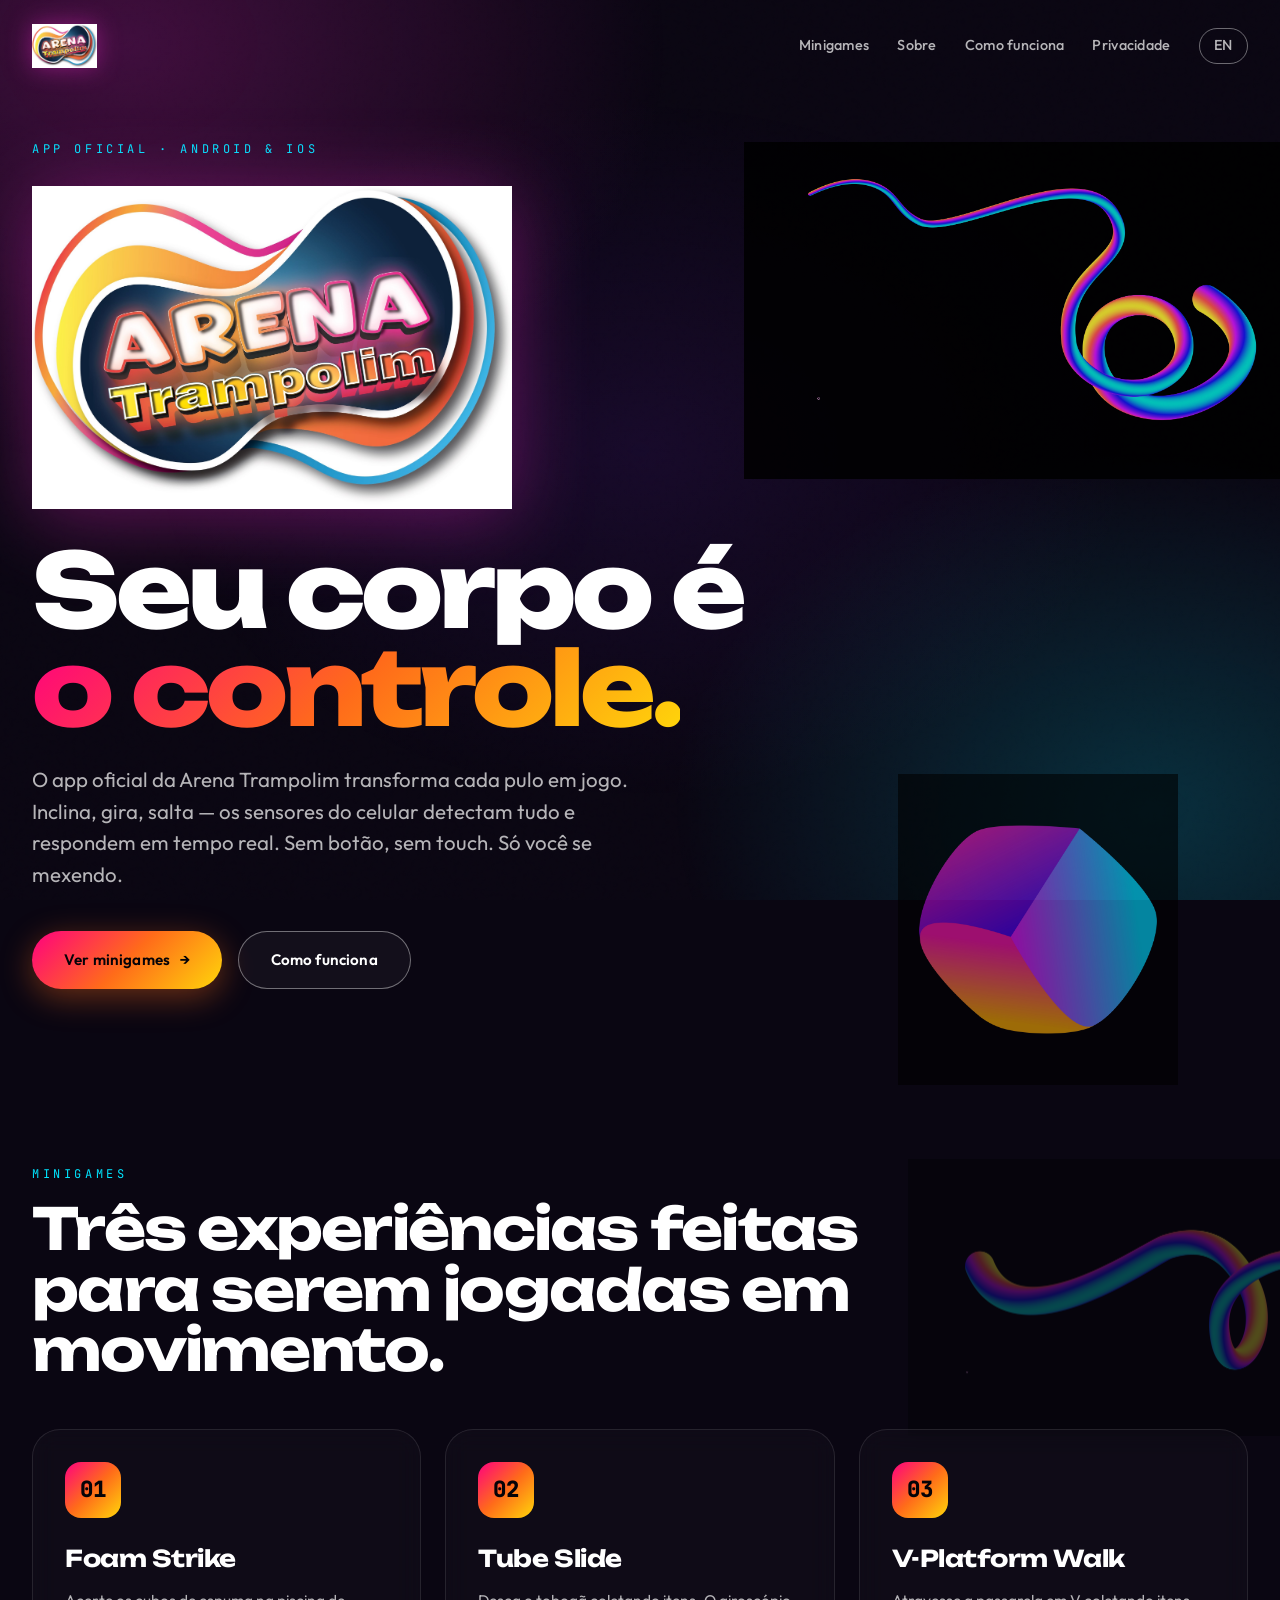
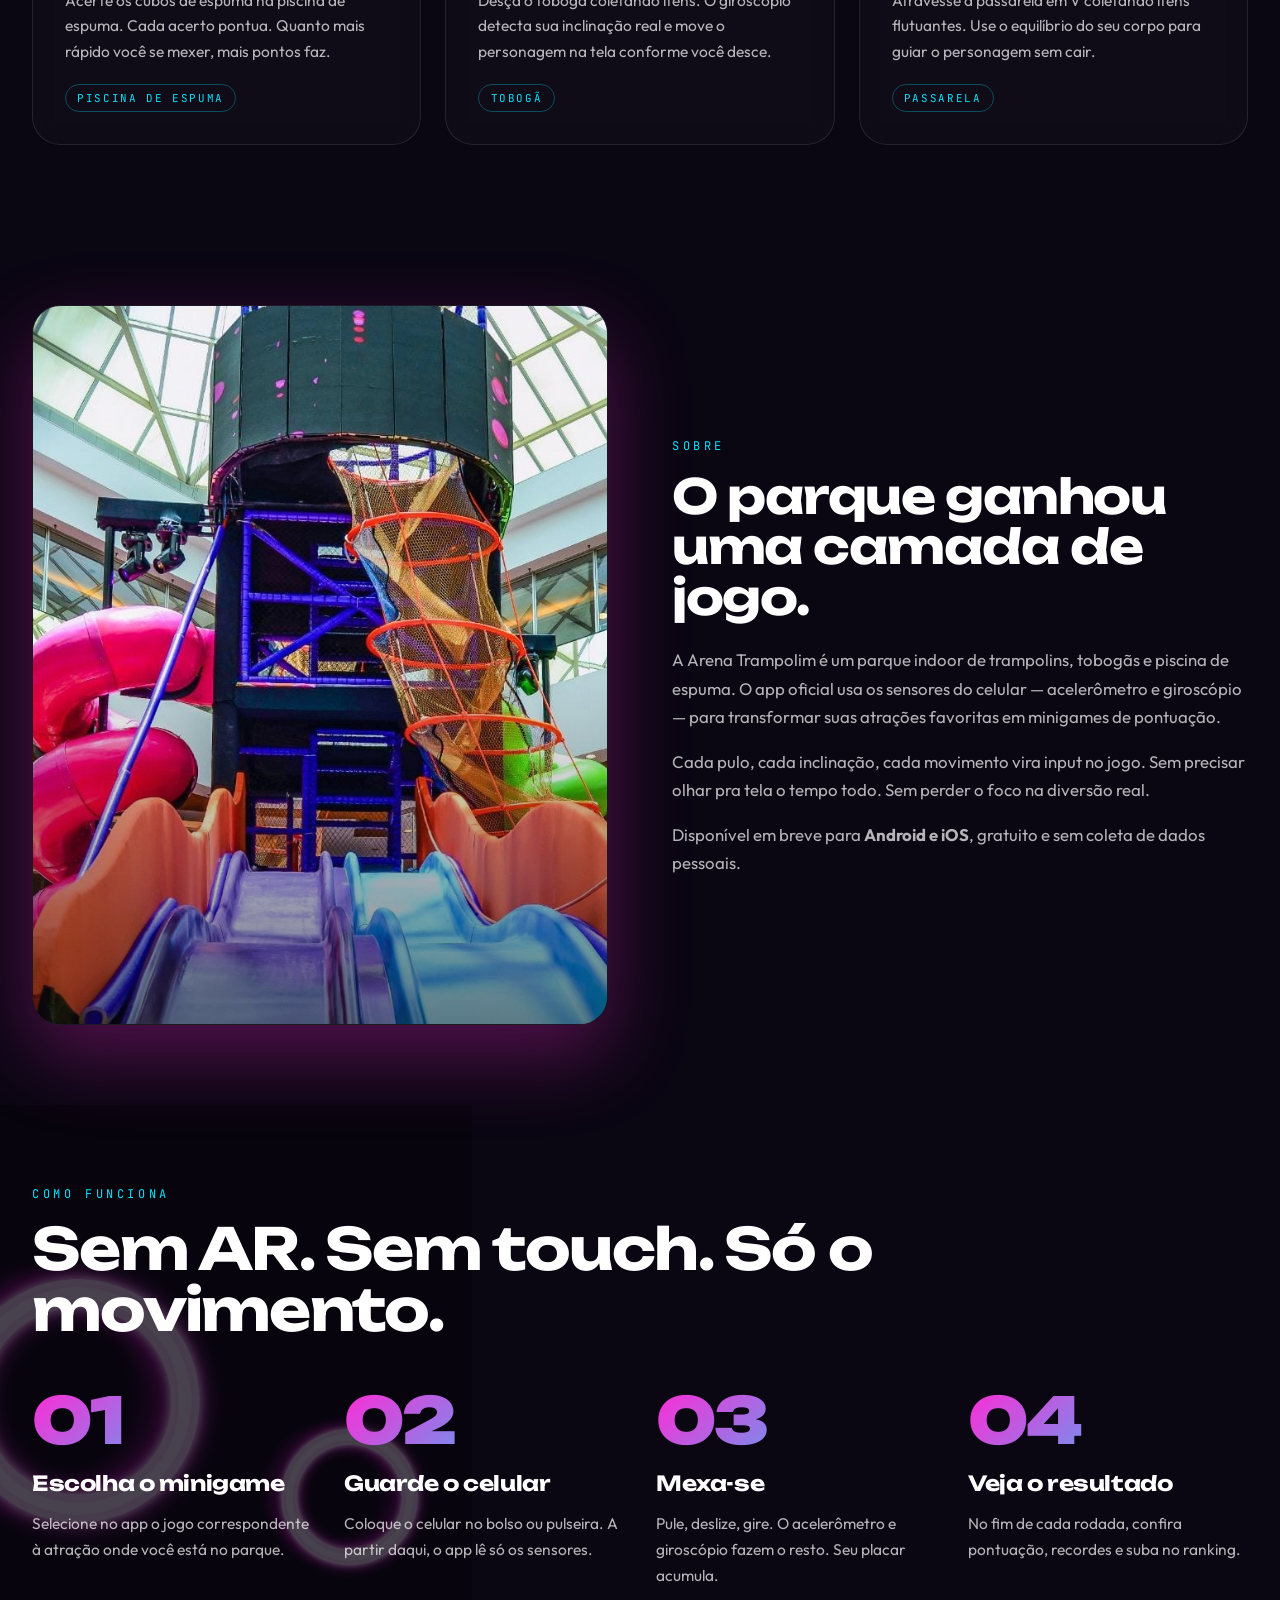
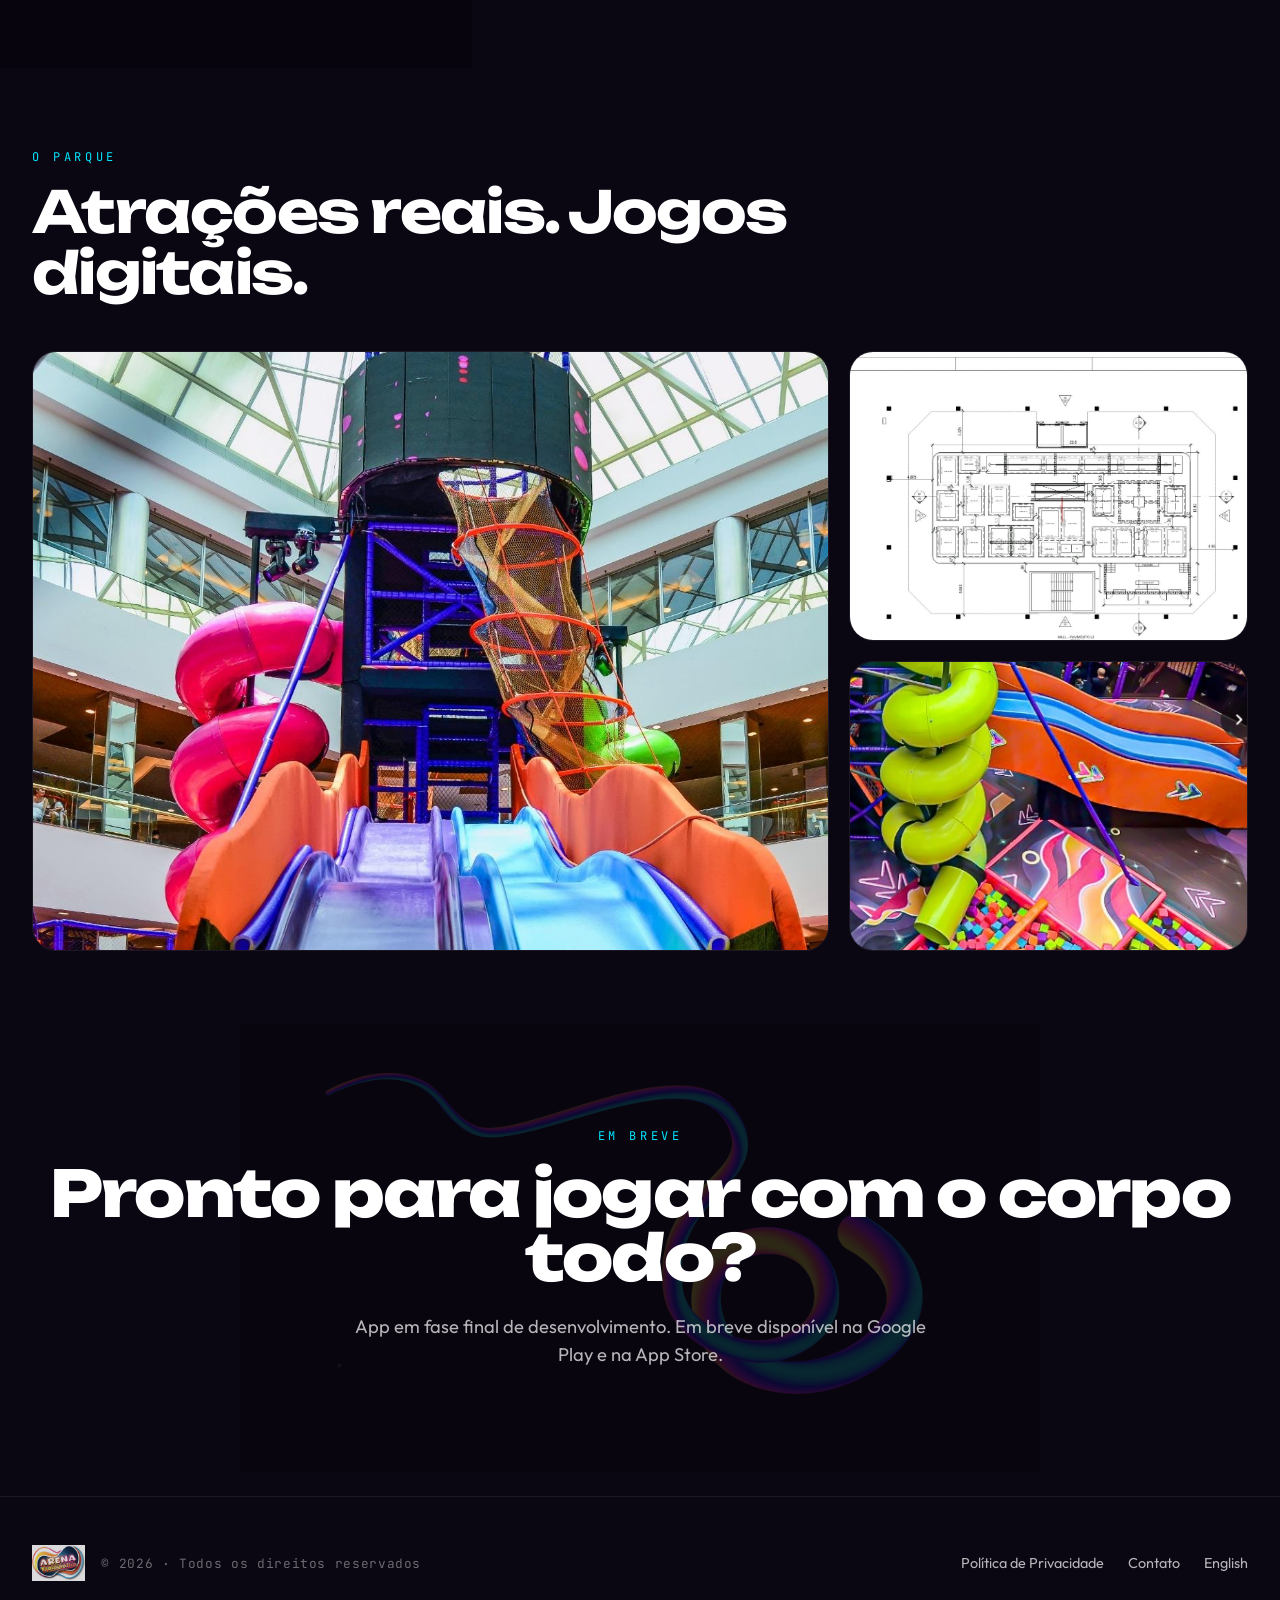
<file: index.html>
<!DOCTYPE html>
<html lang="pt-BR">
<head>
    <meta charset="UTF-8">
    <meta name="viewport" content="width=device-width, initial-scale=1.0">
    <meta name="description" content="Arena Trampolim — o aplicativo oficial do parque. Minigames que você controla com o movimento do seu corpo.">
    <meta name="theme-color" content="#0a0612">
    <title>Arena Trampolim — App Oficial</title>
    <link rel="stylesheet" href="assets/style.css">
    <link rel="icon" type="image/jpeg" href="assets/logo.jpg">
</head>
<body>
    <nav>
        <a href="#" class="nav-brand">
            <img src="assets/logo.jpg" alt="Arena Trampolim">
        </a>
        <div class="nav-links">
            <a href="#minigames">Minigames</a>
            <a href="#sobre">Sobre</a>
            <a href="#como-funciona">Como funciona</a>
            <a href="privacy.html">Privacidade</a>
            <a href="en/" class="lang-switch">EN</a>
        </div>
    </nav>

    <main>
        <section class="hero">
            <img class="hero-deco hero-deco-1" src="assets/elemento-curva.png" alt="">
            <img class="hero-deco hero-deco-2" src="assets/elemento-cubo.png" alt="">

            <div class="hero-eyebrow">App oficial · Android & iOS</div>
            <img class="hero-logo" src="assets/logo.jpg" alt="Arena Trampolim">
            <h1 class="hero-title">
                Seu corpo é<br>
                <span class="gradient-text">o controle.</span>
            </h1>
            <p class="hero-subtitle">
                O app oficial da Arena Trampolim transforma cada pulo em jogo. Inclina, gira, salta — os sensores do celular detectam tudo e respondem em tempo real. Sem botão, sem touch. Só você se mexendo.
            </p>
            <div class="hero-cta">
                <a href="#minigames" class="btn btn-primary">
                    Ver minigames
                    <span>→</span>
                </a>
                <a href="#como-funciona" class="btn btn-secondary">Como funciona</a>
            </div>
        </section>

        <section id="minigames" class="minigames-section">
            <img class="deco-bg" src="assets/elemento-onda.png" alt="">
            <div class="section-eyebrow">Minigames</div>
            <h2 class="section-title">Três experiências feitas para serem jogadas em movimento.</h2>
            <div class="feature-grid">
                <div class="feature-card">
                    <div class="feature-icon">01</div>
                    <h3>Foam Strike</h3>
                    <p>Acerte os cubos de espuma na piscina de espuma. Cada acerto pontua. Quanto mais rápido você se mexer, mais pontos faz.</p>
                    <span class="feature-tag">Piscina de espuma</span>
                </div>
                <div class="feature-card">
                    <div class="feature-icon">02</div>
                    <h3>Tube Slide</h3>
                    <p>Desça o tobogã coletando itens. O giroscópio detecta sua inclinação real e move o personagem na tela conforme você desce.</p>
                    <span class="feature-tag">Tobogã</span>
                </div>
                <div class="feature-card">
                    <div class="feature-icon">03</div>
                    <h3>V-Platform Walk</h3>
                    <p>Atravesse a passarela em V coletando itens flutuantes. Use o equilíbrio do seu corpo para guiar o personagem sem cair.</p>
                    <span class="feature-tag">Passarela</span>
                </div>
            </div>
        </section>

        <section id="sobre">
            <div class="split">
                <div class="split-image">
                    <img src="assets/parque-1.jpg" alt="Interior do parque Arena Trampolim com tobogãs e estruturas coloridas">
                </div>
                <div class="split-text">
                    <div class="section-eyebrow">Sobre</div>
                    <h2>O parque ganhou uma camada de jogo.</h2>
                    <p>
                        A Arena Trampolim é um parque indoor de trampolins, tobogãs e piscina de espuma. O app oficial usa os sensores do celular — acelerômetro e giroscópio — para transformar suas atrações favoritas em minigames de pontuação.
                    </p>
                    <p>
                        Cada pulo, cada inclinação, cada movimento vira input no jogo. Sem precisar olhar pra tela o tempo todo. Sem perder o foco na diversão real.
                    </p>
                    <p>
                        Disponível em breve para <strong>Android e iOS</strong>, gratuito e sem coleta de dados pessoais.
                    </p>
                </div>
            </div>
        </section>

        <section id="como-funciona" class="how-section">
            <img class="deco-bg" src="assets/elemento-aneis.png" alt="">
            <div class="section-eyebrow">Como funciona</div>
            <h2 class="section-title">Sem AR. Sem touch. Só o movimento.</h2>
            <div class="how-steps">
                <div class="how-step">
                    <div class="how-step-number">01</div>
                    <h3>Escolha o minigame</h3>
                    <p>Selecione no app o jogo correspondente à atração onde você está no parque.</p>
                </div>
                <div class="how-step">
                    <div class="how-step-number">02</div>
                    <h3>Guarde o celular</h3>
                    <p>Coloque o celular no bolso ou pulseira. A partir daqui, o app lê só os sensores.</p>
                </div>
                <div class="how-step">
                    <div class="how-step-number">03</div>
                    <h3>Mexa-se</h3>
                    <p>Pule, deslize, gire. O acelerômetro e giroscópio fazem o resto. Seu placar acumula.</p>
                </div>
                <div class="how-step">
                    <div class="how-step-number">04</div>
                    <h3>Veja o resultado</h3>
                    <p>No fim de cada rodada, confira pontuação, recordes e suba no ranking.</p>
                </div>
            </div>
        </section>

        <section>
            <div class="section-eyebrow">O parque</div>
            <h2 class="section-title">Atrações reais. Jogos digitais.</h2>
            <div class="gallery">
                <div class="gallery-item">
                    <img src="assets/parque-1.jpg" alt="Tobogãs e estrutura do parque Arena Trampolim">
                </div>
                <div class="gallery-item">
                    <img src="assets/parque-2.jpg" alt="Piscina de espuma do parque">
                </div>
                <div class="gallery-item">
                    <img src="assets/parque-3.jpg" alt="Interior do parque com trampolins">
                </div>
            </div>
        </section>

        <section class="download-cta">
            <img class="deco-element" src="assets/elemento-curva.png" alt="">
            <div class="section-eyebrow">Em breve</div>
            <h2>Pronto para jogar com o corpo todo?</h2>
            <p>App em fase final de desenvolvimento. Em breve disponível na Google Play e na App Store.</p>
        </section>
    </main>

    <footer>
        <div class="footer-inner">
            <div class="footer-brand-block">
                <img src="assets/logo.jpg" alt="Arena Trampolim">
                <div class="footer-brand">© 2026 · Todos os direitos reservados</div>
            </div>
            <div class="footer-links">
                <a href="privacy.html">Política de Privacidade</a>
                <a href="mailto:arenatrampolim.contato@gmail.com">Contato</a>
                <a href="en/">English</a>
            </div>
        </div>
    </footer>
</body>
</html>
</file>
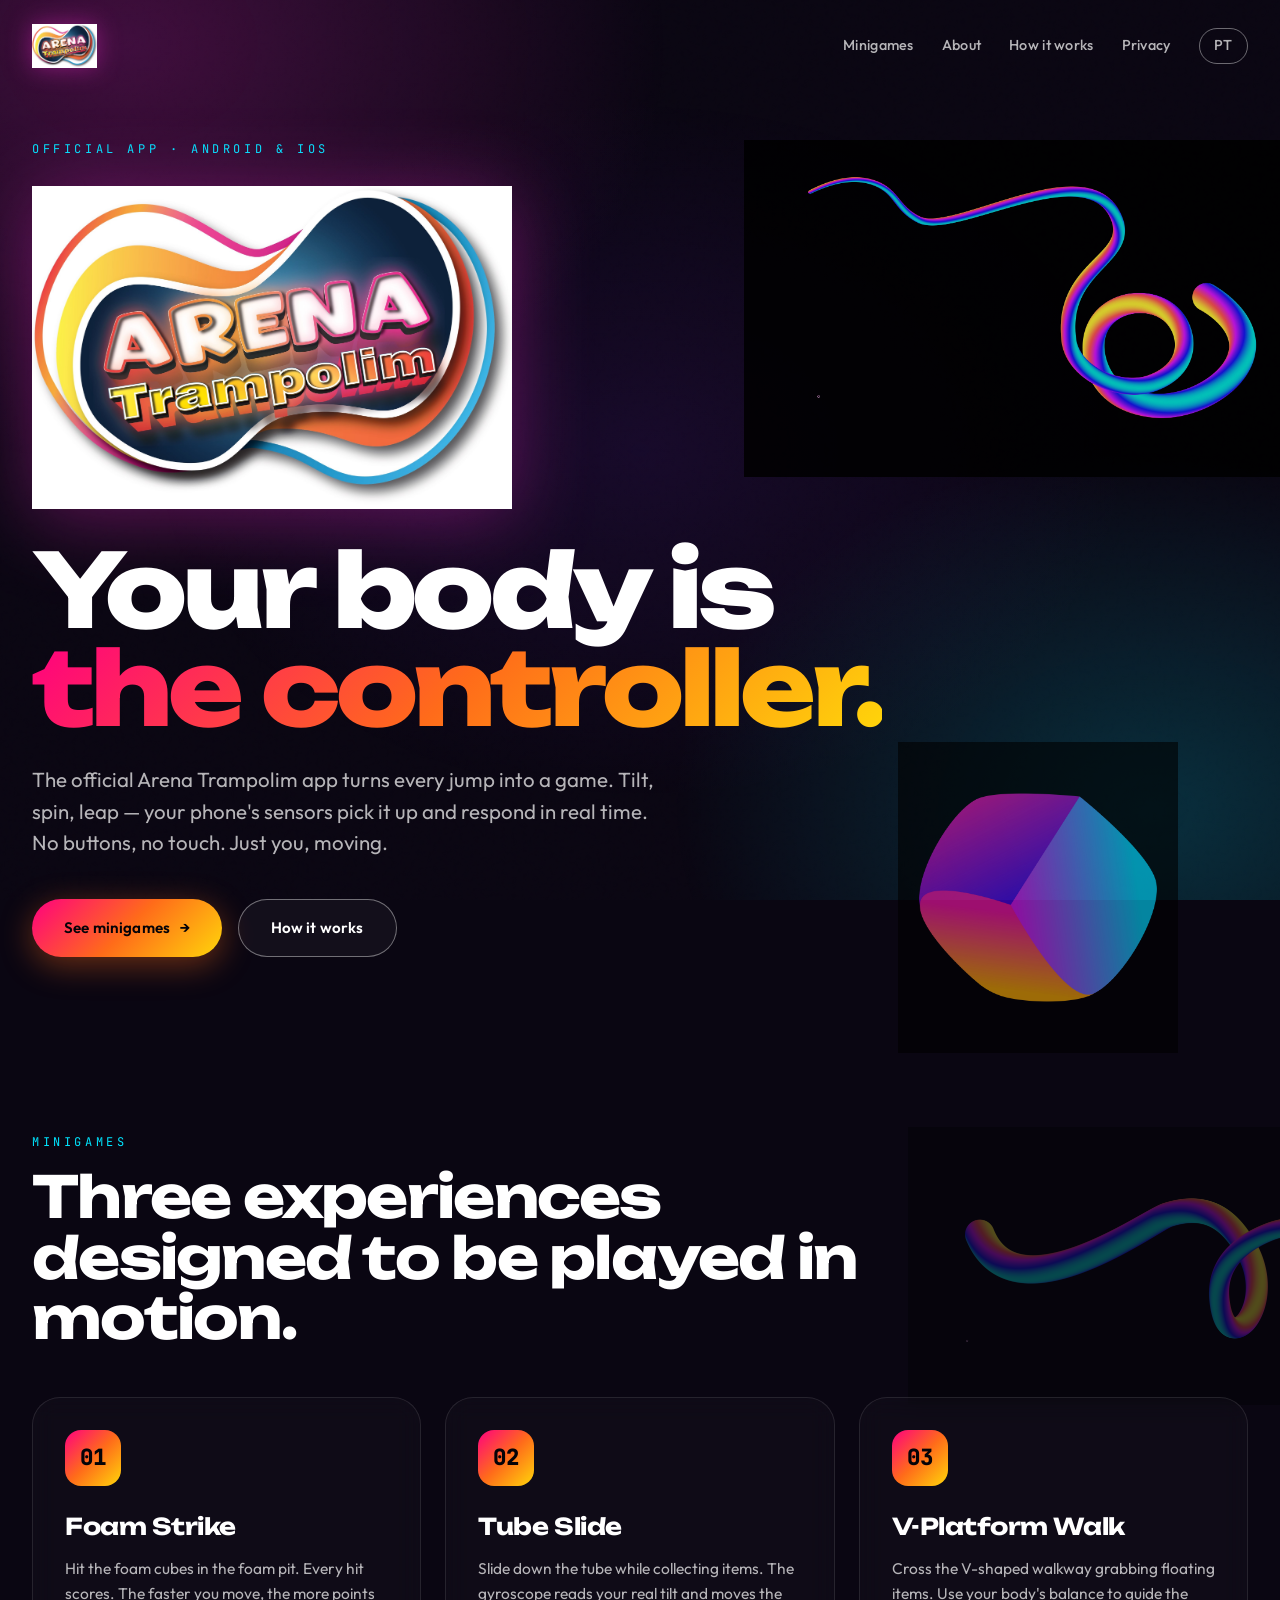
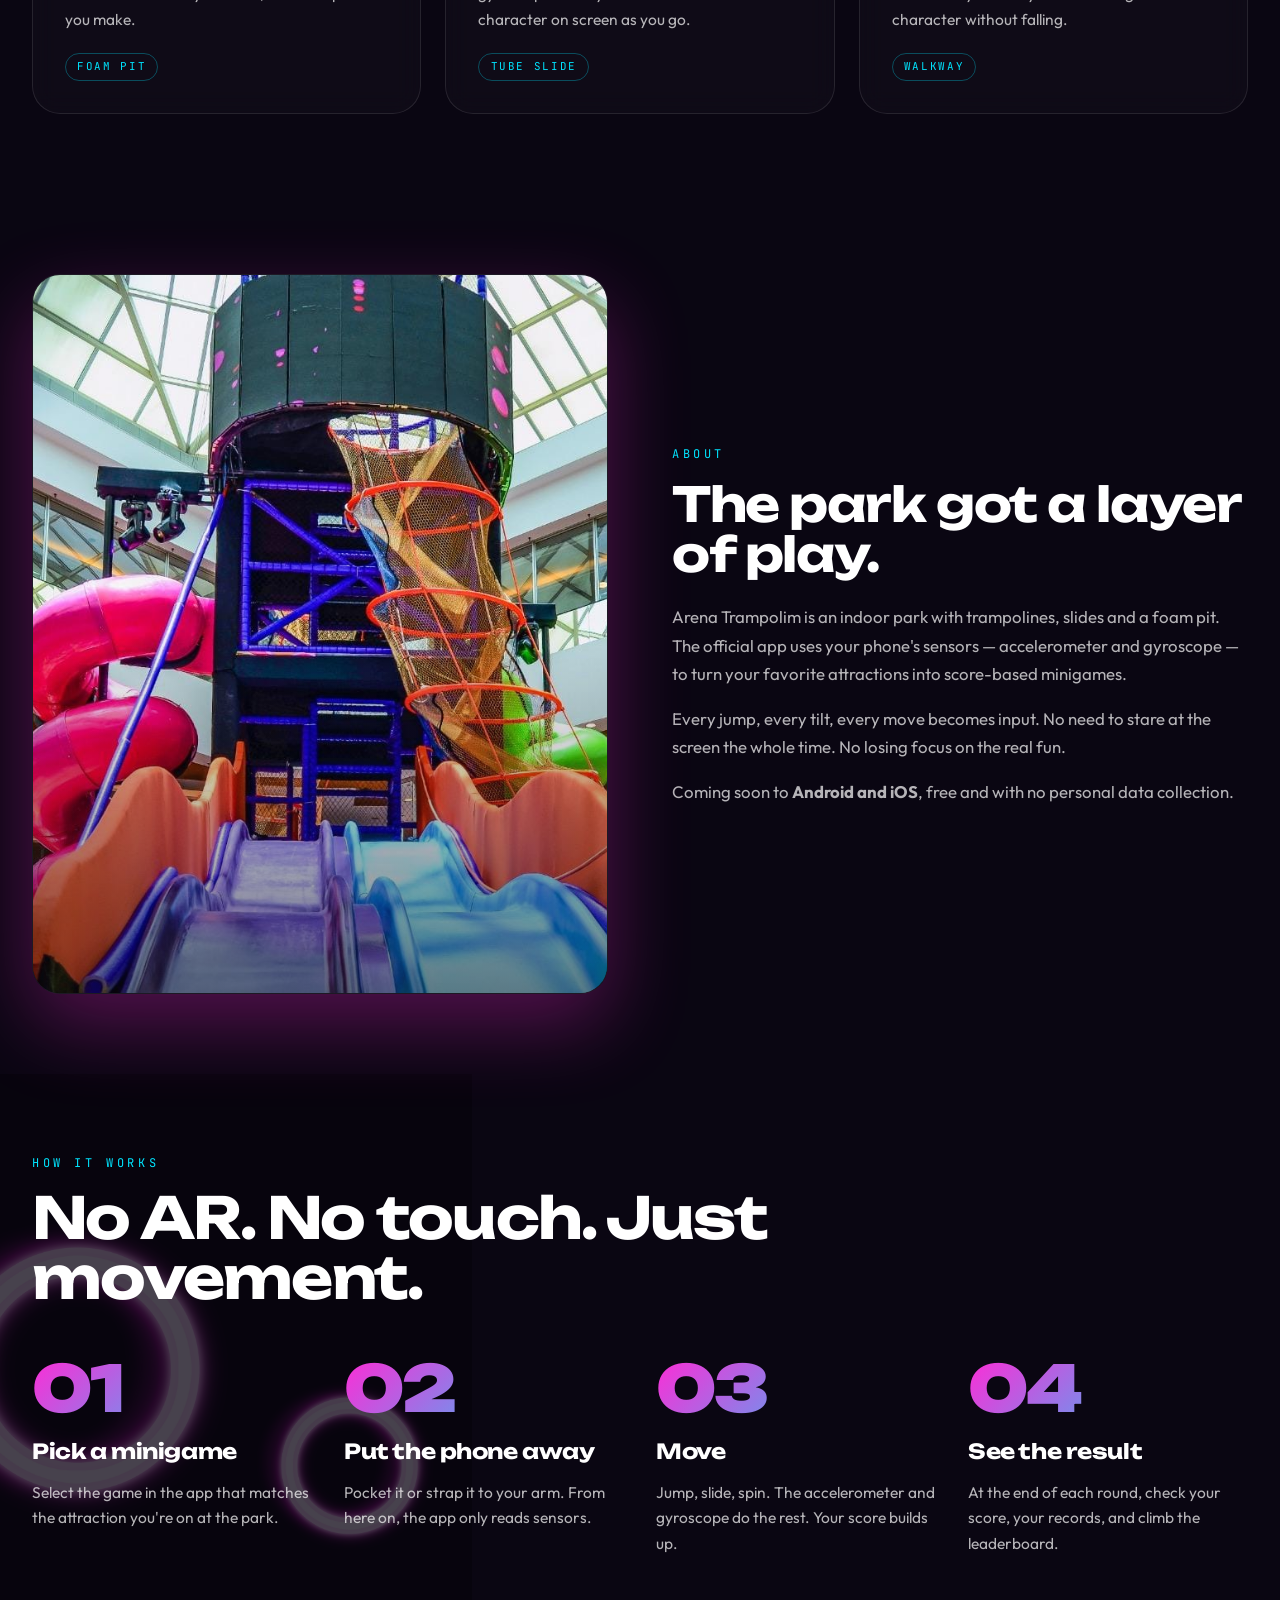
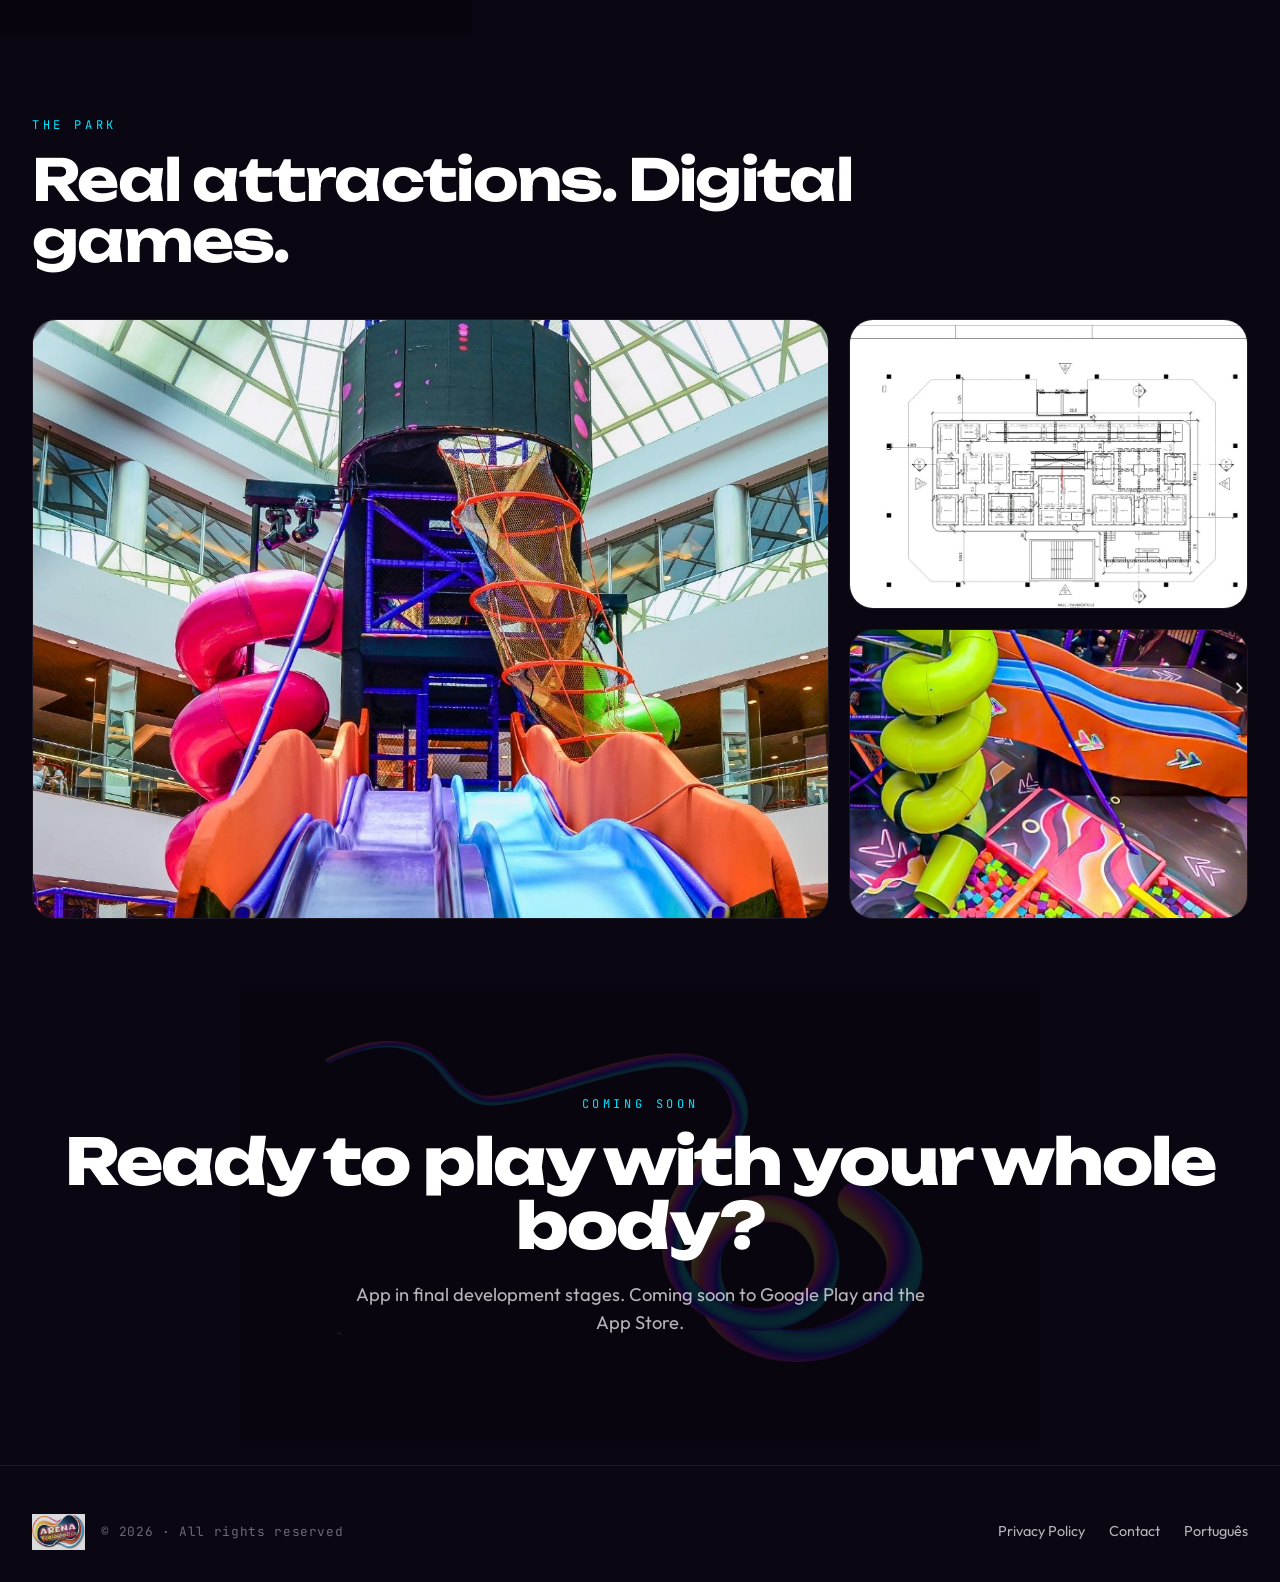
<file: en/index.html>
<!DOCTYPE html>
<html lang="en">
<head>
    <meta charset="UTF-8">
    <meta name="viewport" content="width=device-width, initial-scale=1.0">
    <meta name="description" content="Arena Trampolim — the park's official app. Minigames you control with your body's motion.">
    <meta name="theme-color" content="#0a0612">
    <title>Arena Trampolim — Official App</title>
    <link rel="stylesheet" href="../assets/style.css">
    <link rel="icon" type="image/jpeg" href="../assets/logo.jpg">
</head>
<body>
    <nav>
        <a href="#" class="nav-brand">
            <img src="../assets/logo.jpg" alt="Arena Trampolim">
        </a>
        <div class="nav-links">
            <a href="#minigames">Minigames</a>
            <a href="#about">About</a>
            <a href="#how">How it works</a>
            <a href="privacy.html">Privacy</a>
            <a href="../" class="lang-switch">PT</a>
        </div>
    </nav>

    <main>
        <section class="hero">
            <img class="hero-deco hero-deco-1" src="../assets/elemento-curva.png" alt="">
            <img class="hero-deco hero-deco-2" src="../assets/elemento-cubo.png" alt="">

            <div class="hero-eyebrow">Official app · Android & iOS</div>
            <img class="hero-logo" src="../assets/logo.jpg" alt="Arena Trampolim">
            <h1 class="hero-title">
                Your body is<br>
                <span class="gradient-text">the controller.</span>
            </h1>
            <p class="hero-subtitle">
                The official Arena Trampolim app turns every jump into a game. Tilt, spin, leap — your phone's sensors pick it up and respond in real time. No buttons, no touch. Just you, moving.
            </p>
            <div class="hero-cta">
                <a href="#minigames" class="btn btn-primary">
                    See minigames
                    <span>→</span>
                </a>
                <a href="#how" class="btn btn-secondary">How it works</a>
            </div>
        </section>

        <section id="minigames" class="minigames-section">
            <img class="deco-bg" src="../assets/elemento-onda.png" alt="">
            <div class="section-eyebrow">Minigames</div>
            <h2 class="section-title">Three experiences designed to be played in motion.</h2>
            <div class="feature-grid">
                <div class="feature-card">
                    <div class="feature-icon">01</div>
                    <h3>Foam Strike</h3>
                    <p>Hit the foam cubes in the foam pit. Every hit scores. The faster you move, the more points you make.</p>
                    <span class="feature-tag">Foam pit</span>
                </div>
                <div class="feature-card">
                    <div class="feature-icon">02</div>
                    <h3>Tube Slide</h3>
                    <p>Slide down the tube while collecting items. The gyroscope reads your real tilt and moves the character on screen as you go.</p>
                    <span class="feature-tag">Tube slide</span>
                </div>
                <div class="feature-card">
                    <div class="feature-icon">03</div>
                    <h3>V-Platform Walk</h3>
                    <p>Cross the V-shaped walkway grabbing floating items. Use your body's balance to guide the character without falling.</p>
                    <span class="feature-tag">Walkway</span>
                </div>
            </div>
        </section>

        <section id="about">
            <div class="split">
                <div class="split-image">
                    <img src="../assets/parque-1.jpg" alt="Inside the Arena Trampolim park, with slides and colorful structures">
                </div>
                <div class="split-text">
                    <div class="section-eyebrow">About</div>
                    <h2>The park got a layer of play.</h2>
                    <p>
                        Arena Trampolim is an indoor park with trampolines, slides and a foam pit. The official app uses your phone's sensors — accelerometer and gyroscope — to turn your favorite attractions into score-based minigames.
                    </p>
                    <p>
                        Every jump, every tilt, every move becomes input. No need to stare at the screen the whole time. No losing focus on the real fun.
                    </p>
                    <p>
                        Coming soon to <strong>Android and iOS</strong>, free and with no personal data collection.
                    </p>
                </div>
            </div>
        </section>

        <section id="how" class="how-section">
            <img class="deco-bg" src="../assets/elemento-aneis.png" alt="">
            <div class="section-eyebrow">How it works</div>
            <h2 class="section-title">No AR. No touch. Just movement.</h2>
            <div class="how-steps">
                <div class="how-step">
                    <div class="how-step-number">01</div>
                    <h3>Pick a minigame</h3>
                    <p>Select the game in the app that matches the attraction you're on at the park.</p>
                </div>
                <div class="how-step">
                    <div class="how-step-number">02</div>
                    <h3>Put the phone away</h3>
                    <p>Pocket it or strap it to your arm. From here on, the app only reads sensors.</p>
                </div>
                <div class="how-step">
                    <div class="how-step-number">03</div>
                    <h3>Move</h3>
                    <p>Jump, slide, spin. The accelerometer and gyroscope do the rest. Your score builds up.</p>
                </div>
                <div class="how-step">
                    <div class="how-step-number">04</div>
                    <h3>See the result</h3>
                    <p>At the end of each round, check your score, your records, and climb the leaderboard.</p>
                </div>
            </div>
        </section>

        <section>
            <div class="section-eyebrow">The park</div>
            <h2 class="section-title">Real attractions. Digital games.</h2>
            <div class="gallery">
                <div class="gallery-item">
                    <img src="../assets/parque-1.jpg" alt="Slides and structure at Arena Trampolim">
                </div>
                <div class="gallery-item">
                    <img src="../assets/parque-2.jpg" alt="Foam pit at the park">
                </div>
                <div class="gallery-item">
                    <img src="../assets/parque-3.jpg" alt="Inside the park, with trampolines">
                </div>
            </div>
        </section>

        <section class="download-cta">
            <img class="deco-element" src="../assets/elemento-curva.png" alt="">
            <div class="section-eyebrow">Coming soon</div>
            <h2>Ready to play with your whole body?</h2>
            <p>App in final development stages. Coming soon to Google Play and the App Store.</p>
        </section>
    </main>

    <footer>
        <div class="footer-inner">
            <div class="footer-brand-block">
                <img src="../assets/logo.jpg" alt="Arena Trampolim">
                <div class="footer-brand">© 2026 · All rights reserved</div>
            </div>
            <div class="footer-links">
                <a href="privacy.html">Privacy Policy</a>
                <a href="mailto:arenatrampolim.contato@gmail.com">Contact</a>
                <a href="../">Português</a>
            </div>
        </div>
    </footer>
</body>
</html>
</file>
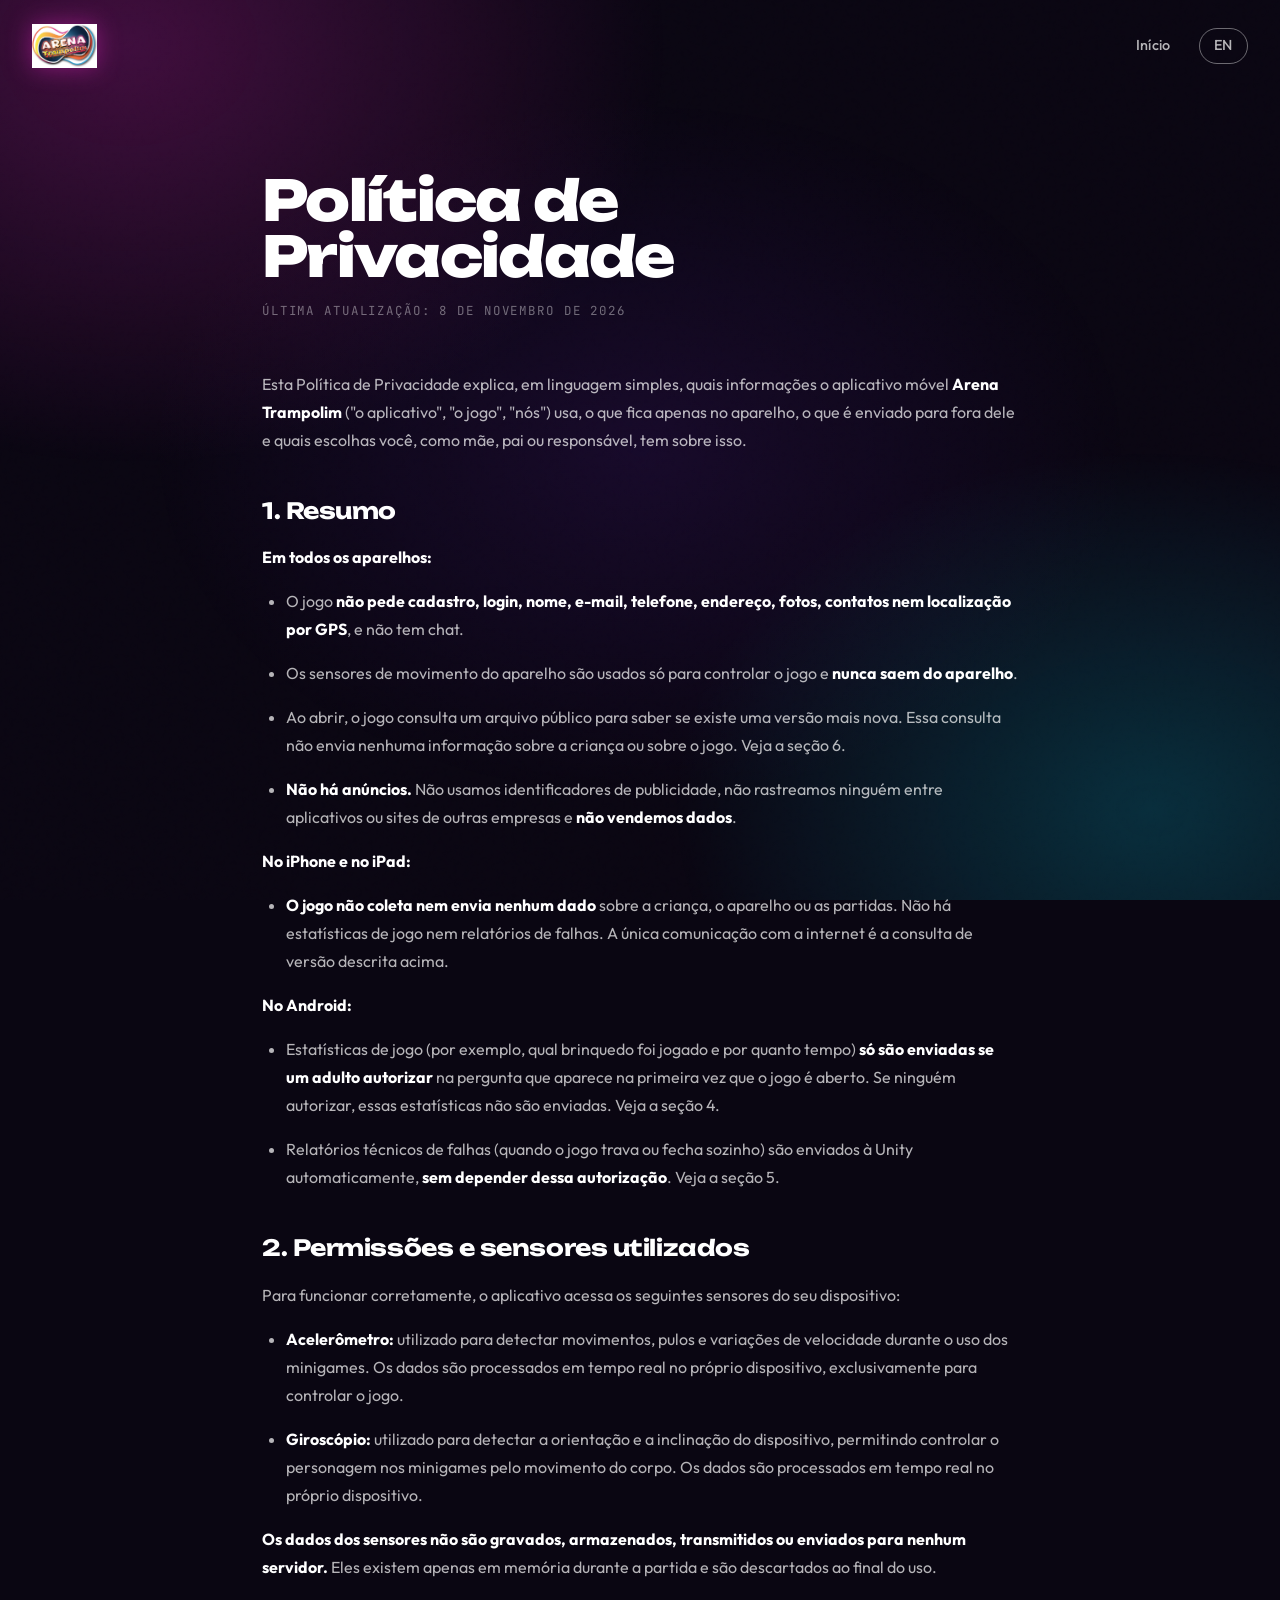
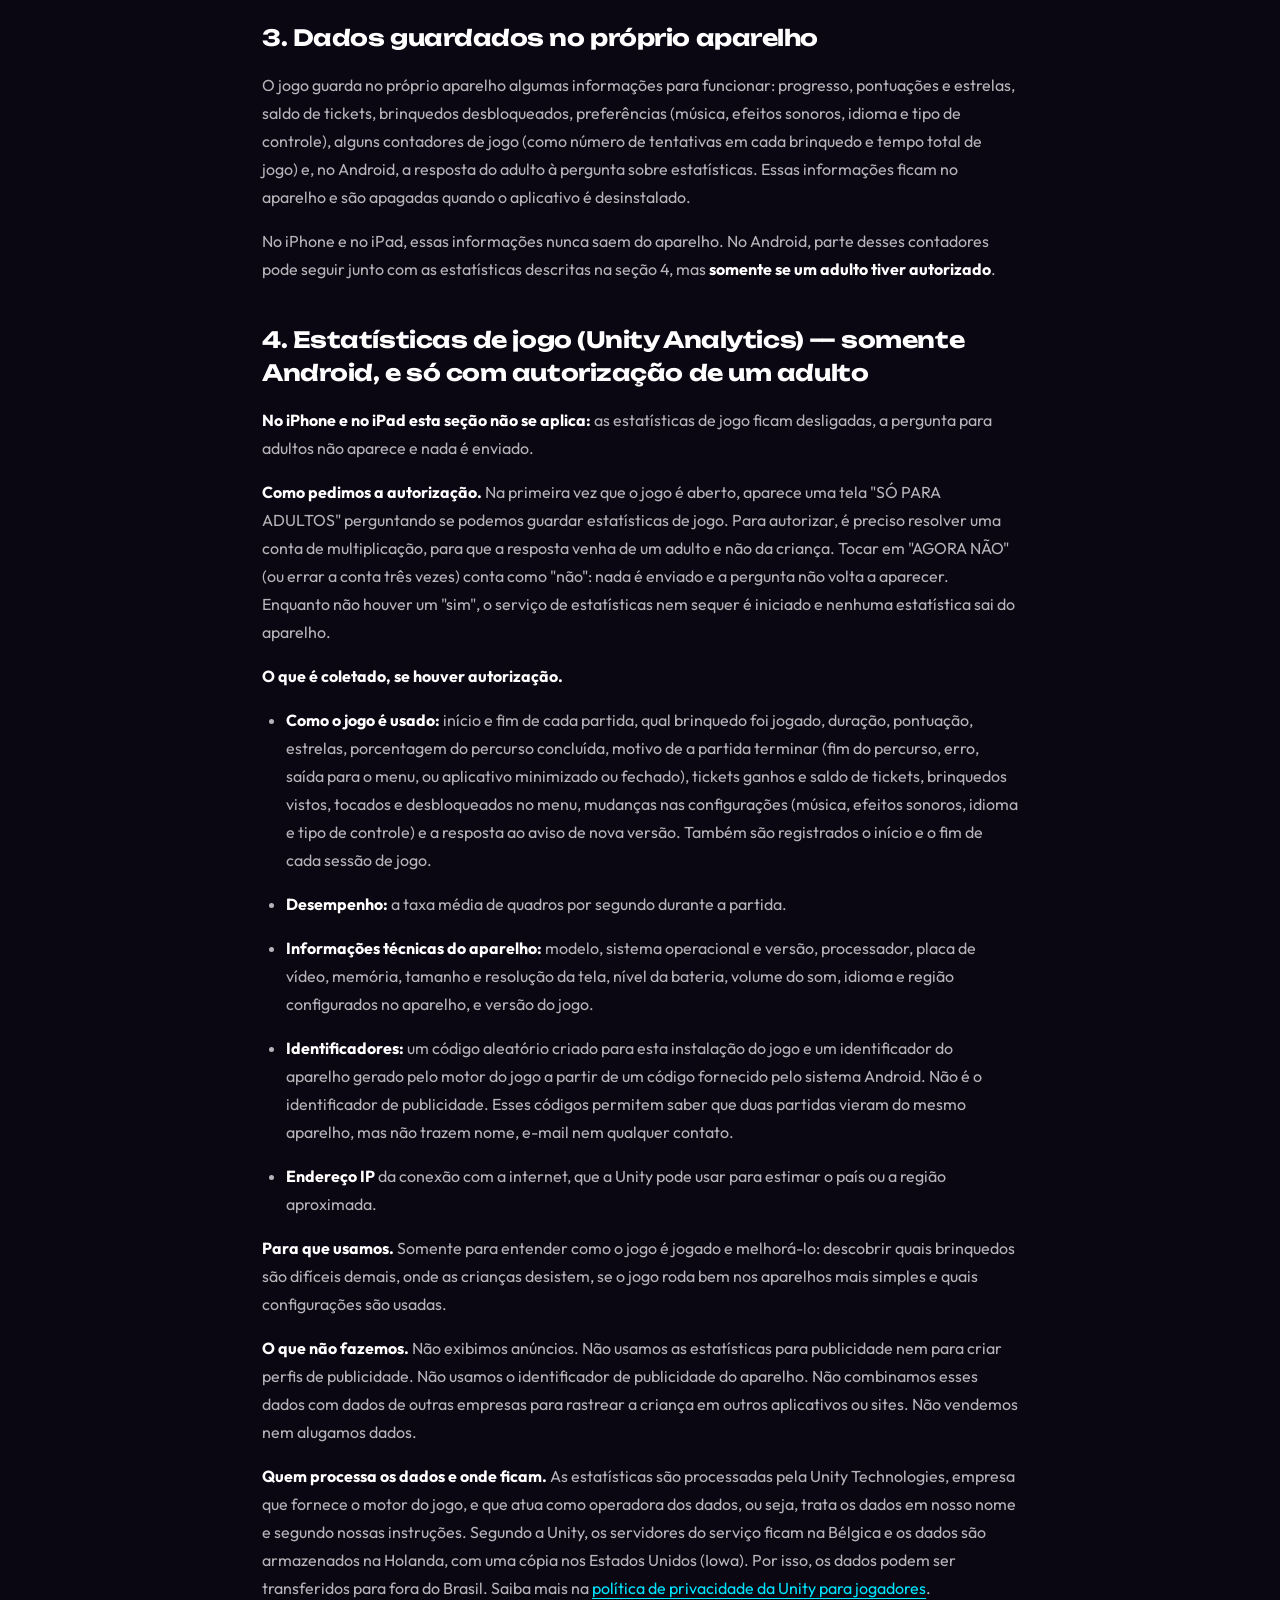
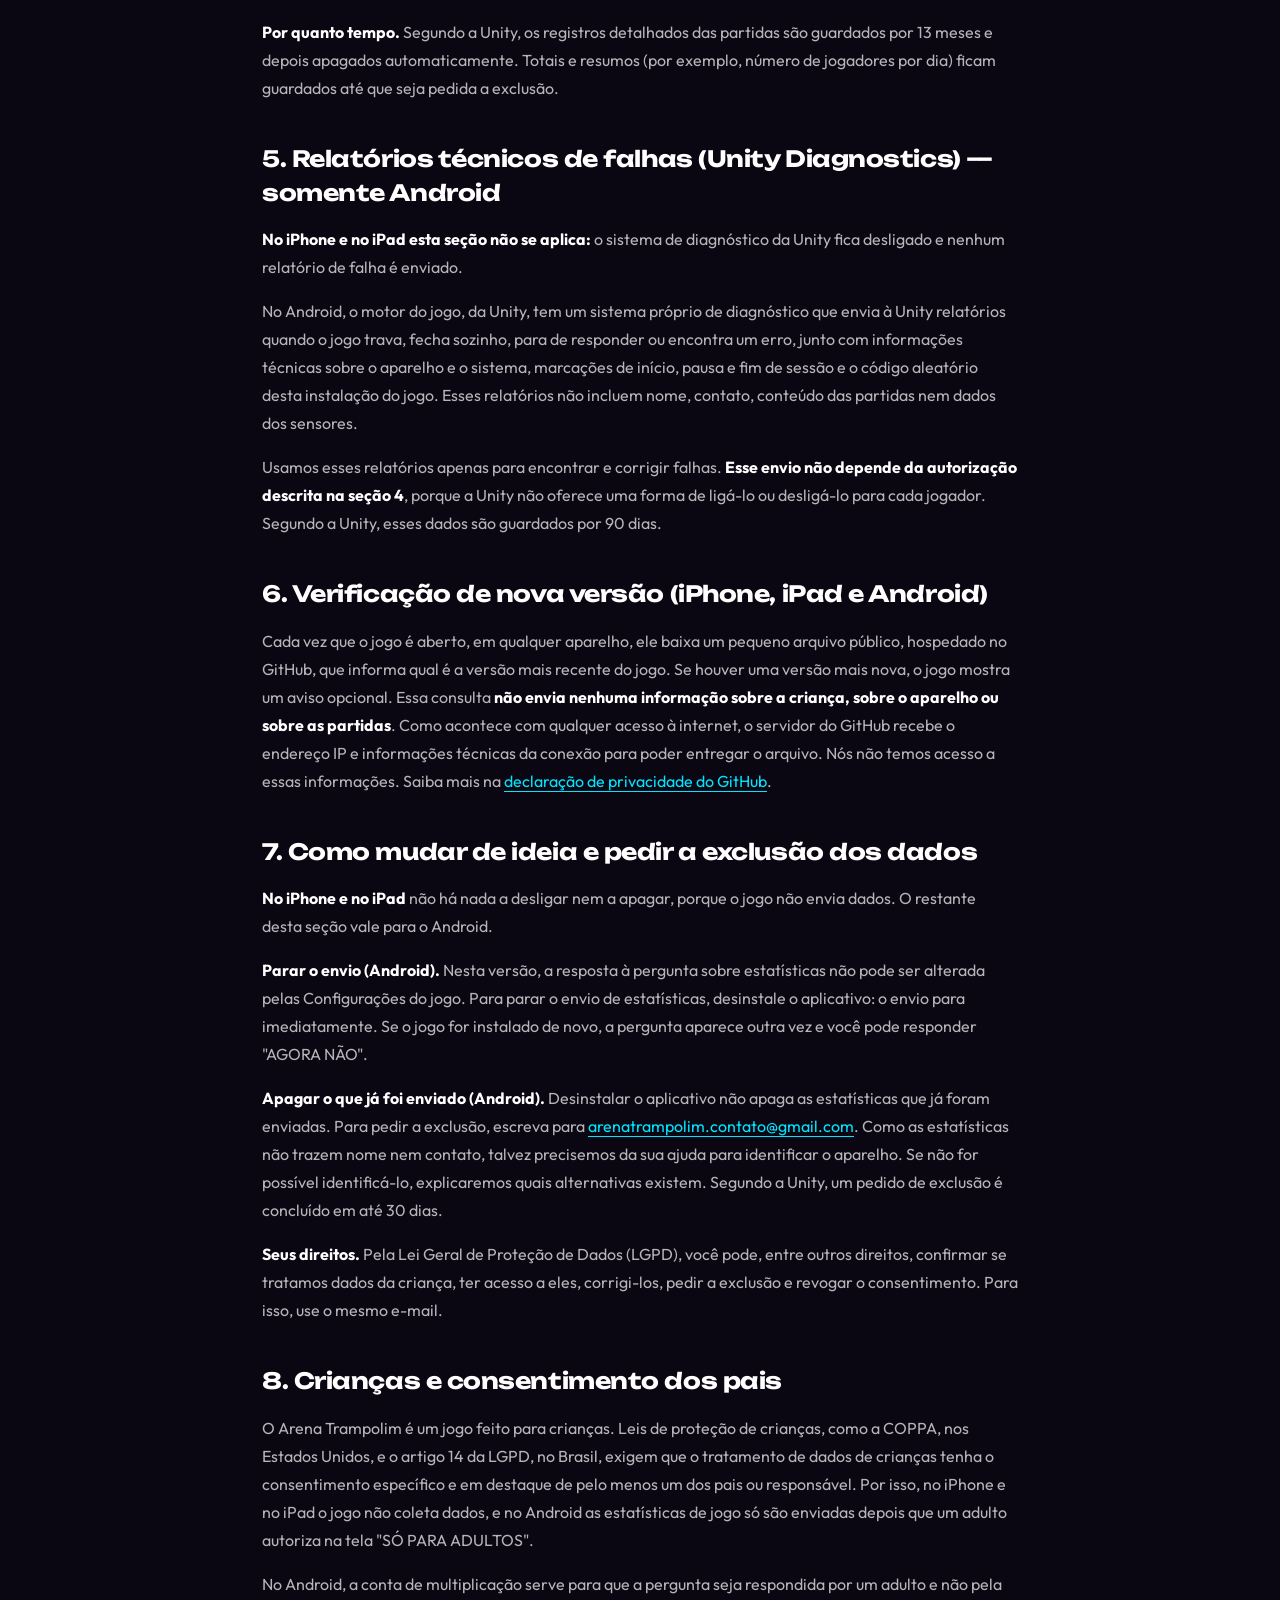
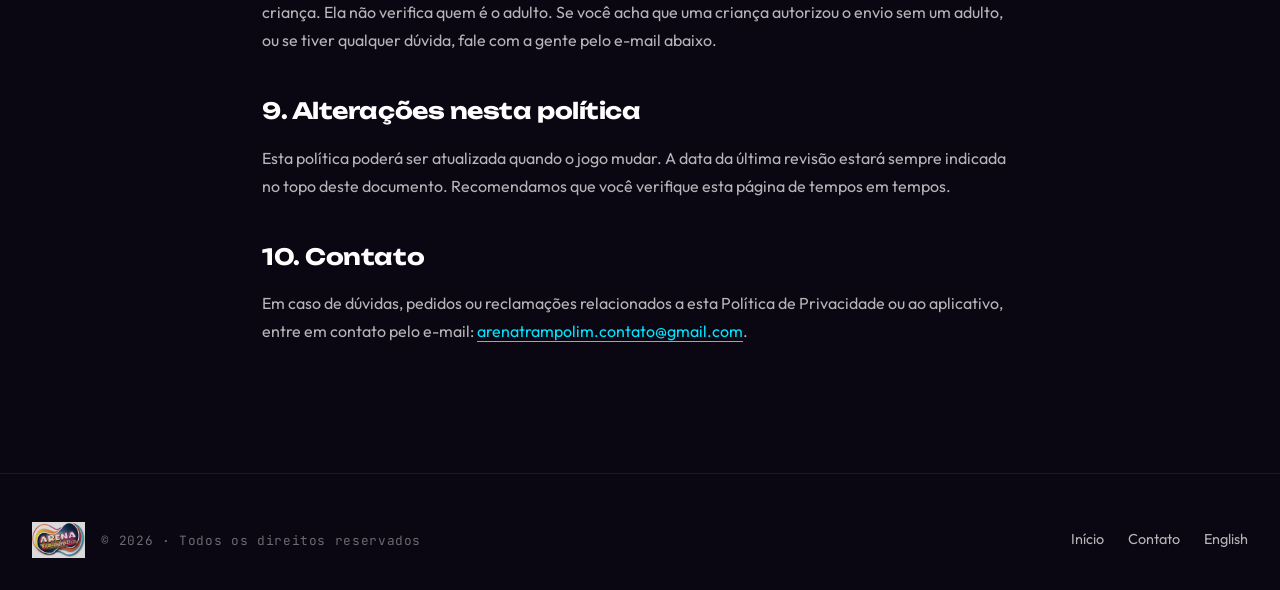
<file: privacy.html>
<!DOCTYPE html>
<html lang="pt-BR">
<head>
    <meta charset="UTF-8">
    <meta name="viewport" content="width=device-width, initial-scale=1.0">
    <meta name="description" content="Política de Privacidade do aplicativo Arena Trampolim.">
    <meta name="theme-color" content="#0a0612">
    <title>Política de Privacidade — Arena Trampolim</title>
    <link rel="stylesheet" href="assets/style.css">
    <link rel="icon" type="image/jpeg" href="assets/logo.jpg">
</head>
<body>
    <nav>
        <a href="index.html" class="nav-brand">
            <img src="assets/logo.jpg" alt="Arena Trampolim">
        </a>
        <div class="nav-links">
            <a href="index.html">Início</a>
            <a href="en/privacy.html" class="lang-switch">EN</a>
        </div>
    </nav>

    <main>
        <article class="privacy-content">
            <h1>Política de Privacidade</h1>
            <p class="last-updated">Última atualização: 8 de novembro de 2026</p>

            <p>
                Esta Política de Privacidade explica, em linguagem simples, quais informações o aplicativo móvel <strong>Arena Trampolim</strong> ("o aplicativo", "o jogo", "nós") usa, o que fica apenas no aparelho, o que é enviado para fora dele e quais escolhas você, como mãe, pai ou responsável, tem sobre isso.
            </p>

            <h2>1. Resumo</h2>
            <p>
                <strong>Em todos os aparelhos:</strong>
            </p>
            <ul>
                <li>O jogo <strong>não pede cadastro, login, nome, e-mail, telefone, endereço, fotos, contatos nem localização por GPS</strong>, e não tem chat.</li>
                <li>Os sensores de movimento do aparelho são usados só para controlar o jogo e <strong>nunca saem do aparelho</strong>.</li>
                <li>Ao abrir, o jogo consulta um arquivo público para saber se existe uma versão mais nova. Essa consulta não envia nenhuma informação sobre a criança ou sobre o jogo. Veja a seção 6.</li>
                <li><strong>Não há anúncios.</strong> Não usamos identificadores de publicidade, não rastreamos ninguém entre aplicativos ou sites de outras empresas e <strong>não vendemos dados</strong>.</li>
            </ul>
            <p>
                <strong>No iPhone e no iPad:</strong>
            </p>
            <ul>
                <li><strong>O jogo não coleta nem envia nenhum dado</strong> sobre a criança, o aparelho ou as partidas. Não há estatísticas de jogo nem relatórios de falhas. A única comunicação com a internet é a consulta de versão descrita acima.</li>
            </ul>
            <p>
                <strong>No Android:</strong>
            </p>
            <ul>
                <li>Estatísticas de jogo (por exemplo, qual brinquedo foi jogado e por quanto tempo) <strong>só são enviadas se um adulto autorizar</strong> na pergunta que aparece na primeira vez que o jogo é aberto. Se ninguém autorizar, essas estatísticas não são enviadas. Veja a seção 4.</li>
                <!-- DIAGNOSTICS:BEGIN — remover este item se o Diagnostics da Unity for desligado no build Android -->
                <li>Relatórios técnicos de falhas (quando o jogo trava ou fecha sozinho) são enviados à Unity automaticamente, <strong>sem depender dessa autorização</strong>. Veja a seção 5.</li>
                <!-- DIAGNOSTICS:END -->
            </ul>

            <h2>2. Permissões e sensores utilizados</h2>
            <p>
                Para funcionar corretamente, o aplicativo acessa os seguintes sensores do seu dispositivo:
            </p>
            <ul>
                <li><strong>Acelerômetro:</strong> utilizado para detectar movimentos, pulos e variações de velocidade durante o uso dos minigames. Os dados são processados em tempo real no próprio dispositivo, exclusivamente para controlar o jogo.</li>
                <li><strong>Giroscópio:</strong> utilizado para detectar a orientação e a inclinação do dispositivo, permitindo controlar o personagem nos minigames pelo movimento do corpo. Os dados são processados em tempo real no próprio dispositivo.</li>
            </ul>
            <p>
                <strong>Os dados dos sensores não são gravados, armazenados, transmitidos ou enviados para nenhum servidor.</strong> Eles existem apenas em memória durante a partida e são descartados ao final do uso.
            </p>

            <h2>3. Dados guardados no próprio aparelho</h2>
            <p>
                O jogo guarda no próprio aparelho algumas informações para funcionar: progresso, pontuações e estrelas, saldo de tickets, brinquedos desbloqueados, preferências (música, efeitos sonoros, idioma e tipo de controle), alguns contadores de jogo (como número de tentativas em cada brinquedo e tempo total de jogo) e, no Android, a resposta do adulto à pergunta sobre estatísticas. Essas informações ficam no aparelho e são apagadas quando o aplicativo é desinstalado.
            </p>
            <p>
                No iPhone e no iPad, essas informações nunca saem do aparelho. No Android, parte desses contadores pode seguir junto com as estatísticas descritas na seção 4, mas <strong>somente se um adulto tiver autorizado</strong>.
            </p>

            <h2>4. Estatísticas de jogo (Unity Analytics) — somente Android, e só com autorização de um adulto</h2>
            <p>
                <strong>No iPhone e no iPad esta seção não se aplica:</strong> as estatísticas de jogo ficam desligadas, a pergunta para adultos não aparece e nada é enviado.
            </p>
            <p>
                <strong>Como pedimos a autorização.</strong> Na primeira vez que o jogo é aberto, aparece uma tela "SÓ PARA ADULTOS" perguntando se podemos guardar estatísticas de jogo. Para autorizar, é preciso resolver uma conta de multiplicação, para que a resposta venha de um adulto e não da criança. Tocar em "AGORA NÃO" (ou errar a conta três vezes) conta como "não": nada é enviado e a pergunta não volta a aparecer. Enquanto não houver um "sim", o serviço de estatísticas nem sequer é iniciado e nenhuma estatística sai do aparelho.
            </p>
            <p>
                <strong>O que é coletado, se houver autorização.</strong>
            </p>
            <ul>
                <li><strong>Como o jogo é usado:</strong> início e fim de cada partida, qual brinquedo foi jogado, duração, pontuação, estrelas, porcentagem do percurso concluída, motivo de a partida terminar (fim do percurso, erro, saída para o menu, ou aplicativo minimizado ou fechado), tickets ganhos e saldo de tickets, brinquedos vistos, tocados e desbloqueados no menu, mudanças nas configurações (música, efeitos sonoros, idioma e tipo de controle) e a resposta ao aviso de nova versão. Também são registrados o início e o fim de cada sessão de jogo.</li>
                <li><strong>Desempenho:</strong> a taxa média de quadros por segundo durante a partida.</li>
                <li><strong>Informações técnicas do aparelho:</strong> modelo, sistema operacional e versão, processador, placa de vídeo, memória, tamanho e resolução da tela, nível da bateria, volume do som, idioma e região configurados no aparelho, e versão do jogo.</li>
                <li><strong>Identificadores:</strong> um código aleatório criado para esta instalação do jogo e um identificador do aparelho gerado pelo motor do jogo a partir de um código fornecido pelo sistema Android. Não é o identificador de publicidade. Esses códigos permitem saber que duas partidas vieram do mesmo aparelho, mas não trazem nome, e-mail nem qualquer contato.</li>
                <li><strong>Endereço IP</strong> da conexão com a internet, que a Unity pode usar para estimar o país ou a região aproximada.</li>
            </ul>
            <p>
                <strong>Para que usamos.</strong> Somente para entender como o jogo é jogado e melhorá-lo: descobrir quais brinquedos são difíceis demais, onde as crianças desistem, se o jogo roda bem nos aparelhos mais simples e quais configurações são usadas.
            </p>
            <p>
                <strong>O que não fazemos.</strong> Não exibimos anúncios. Não usamos as estatísticas para publicidade nem para criar perfis de publicidade. Não usamos o identificador de publicidade do aparelho. Não combinamos esses dados com dados de outras empresas para rastrear a criança em outros aplicativos ou sites. Não vendemos nem alugamos dados.
            </p>
            <p>
                <strong>Quem processa os dados e onde ficam.</strong> As estatísticas são processadas pela Unity Technologies, empresa que fornece o motor do jogo, e que atua como operadora dos dados, ou seja, trata os dados em nosso nome e segundo nossas instruções. Segundo a Unity, os servidores do serviço ficam na Bélgica e os dados são armazenados na Holanda, com uma cópia nos Estados Unidos (Iowa). Por isso, os dados podem ser transferidos para fora do Brasil. Saiba mais na <a href="https://unity.com/legal/game-player-and-app-user-privacy-policy" target="_blank" rel="noopener">política de privacidade da Unity para jogadores</a>.
            </p>
            <p>
                <strong>Por quanto tempo.</strong> Segundo a Unity, os registros detalhados das partidas são guardados por 13 meses e depois apagados automaticamente. Totais e resumos (por exemplo, número de jogadores por dia) ficam guardados até que seja pedida a exclusão.
            </p>

            <!-- DIAGNOSTICS:BEGIN — se o Diagnostics da Unity for desligado também no build Android, trocar o conteúdo desta seção por "O jogo não envia relatórios de falhas." -->
            <h2>5. Relatórios técnicos de falhas (Unity Diagnostics) — somente Android</h2>
            <p>
                <strong>No iPhone e no iPad esta seção não se aplica:</strong> o sistema de diagnóstico da Unity fica desligado e nenhum relatório de falha é enviado.
            </p>
            <p>
                No Android, o motor do jogo, da Unity, tem um sistema próprio de diagnóstico que envia à Unity relatórios quando o jogo trava, fecha sozinho, para de responder ou encontra um erro, junto com informações técnicas sobre o aparelho e o sistema, marcações de início, pausa e fim de sessão e o código aleatório desta instalação do jogo. Esses relatórios não incluem nome, contato, conteúdo das partidas nem dados dos sensores.
            </p>
            <p>
                Usamos esses relatórios apenas para encontrar e corrigir falhas. <strong>Esse envio não depende da autorização descrita na seção 4</strong>, porque a Unity não oferece uma forma de ligá-lo ou desligá-lo para cada jogador. Segundo a Unity, esses dados são guardados por 90 dias.
            </p>
            <!-- DIAGNOSTICS:END -->

            <h2>6. Verificação de nova versão (iPhone, iPad e Android)</h2>
            <p>
                Cada vez que o jogo é aberto, em qualquer aparelho, ele baixa um pequeno arquivo público, hospedado no GitHub, que informa qual é a versão mais recente do jogo. Se houver uma versão mais nova, o jogo mostra um aviso opcional. Essa consulta <strong>não envia nenhuma informação sobre a criança, sobre o aparelho ou sobre as partidas</strong>. Como acontece com qualquer acesso à internet, o servidor do GitHub recebe o endereço IP e informações técnicas da conexão para poder entregar o arquivo. Nós não temos acesso a essas informações. Saiba mais na <a href="https://docs.github.com/pt/site-policy/privacy-policies/github-general-privacy-statement" target="_blank" rel="noopener">declaração de privacidade do GitHub</a>.
            </p>

            <h2>7. Como mudar de ideia e pedir a exclusão dos dados</h2>
            <p>
                <strong>No iPhone e no iPad</strong> não há nada a desligar nem a apagar, porque o jogo não envia dados. O restante desta seção vale para o Android.
            </p>
            <p>
                <strong>Parar o envio (Android).</strong> Nesta versão, a resposta à pergunta sobre estatísticas não pode ser alterada pelas Configurações do jogo. Para parar o envio de estatísticas, desinstale o aplicativo: o envio para imediatamente. Se o jogo for instalado de novo, a pergunta aparece outra vez e você pode responder "AGORA NÃO".
            </p>
            <p>
                <strong>Apagar o que já foi enviado (Android).</strong> Desinstalar o aplicativo não apaga as estatísticas que já foram enviadas. Para pedir a exclusão, escreva para <a href="mailto:arenatrampolim.contato@gmail.com">arenatrampolim.contato@gmail.com</a>. Como as estatísticas não trazem nome nem contato, talvez precisemos da sua ajuda para identificar o aparelho. Se não for possível identificá-lo, explicaremos quais alternativas existem. Segundo a Unity, um pedido de exclusão é concluído em até 30 dias.
            </p>
            <p>
                <strong>Seus direitos.</strong> Pela Lei Geral de Proteção de Dados (LGPD), você pode, entre outros direitos, confirmar se tratamos dados da criança, ter acesso a eles, corrigi-los, pedir a exclusão e revogar o consentimento. Para isso, use o mesmo e-mail.
            </p>

            <h2>8. Crianças e consentimento dos pais</h2>
            <p>
                O Arena Trampolim é um jogo feito para crianças. Leis de proteção de crianças, como a COPPA, nos Estados Unidos, e o artigo 14 da LGPD, no Brasil, exigem que o tratamento de dados de crianças tenha o consentimento específico e em destaque de pelo menos um dos pais ou responsável. Por isso, no iPhone e no iPad o jogo não coleta dados, e no Android as estatísticas de jogo só são enviadas depois que um adulto autoriza na tela "SÓ PARA ADULTOS".
            </p>
            <p>
                No Android, a conta de multiplicação serve para que a pergunta seja respondida por um adulto e não pela criança. Ela não verifica quem é o adulto. Se você acha que uma criança autorizou o envio sem um adulto, ou se tiver qualquer dúvida, fale com a gente pelo e-mail abaixo.
            </p>

            <h2>9. Alterações nesta política</h2>
            <p>
                Esta política poderá ser atualizada quando o jogo mudar. A data da última revisão estará sempre indicada no topo deste documento. Recomendamos que você verifique esta página de tempos em tempos.
            </p>

            <h2>10. Contato</h2>
            <p>
                Em caso de dúvidas, pedidos ou reclamações relacionados a esta Política de Privacidade ou ao aplicativo, entre em contato pelo e-mail: <a href="mailto:arenatrampolim.contato@gmail.com">arenatrampolim.contato@gmail.com</a>.
            </p>
        </article>
    </main>

    <footer>
        <div class="footer-inner">
            <div class="footer-brand-block">
                <img src="assets/logo.jpg" alt="Arena Trampolim">
                <div class="footer-brand">© 2026 · Todos os direitos reservados</div>
            </div>
            <div class="footer-links">
                <a href="index.html">Início</a>
                <a href="mailto:arenatrampolim.contato@gmail.com">Contato</a>
                <a href="en/privacy.html">English</a>
            </div>
        </div>
    </footer>
</body>
</html>
</file>
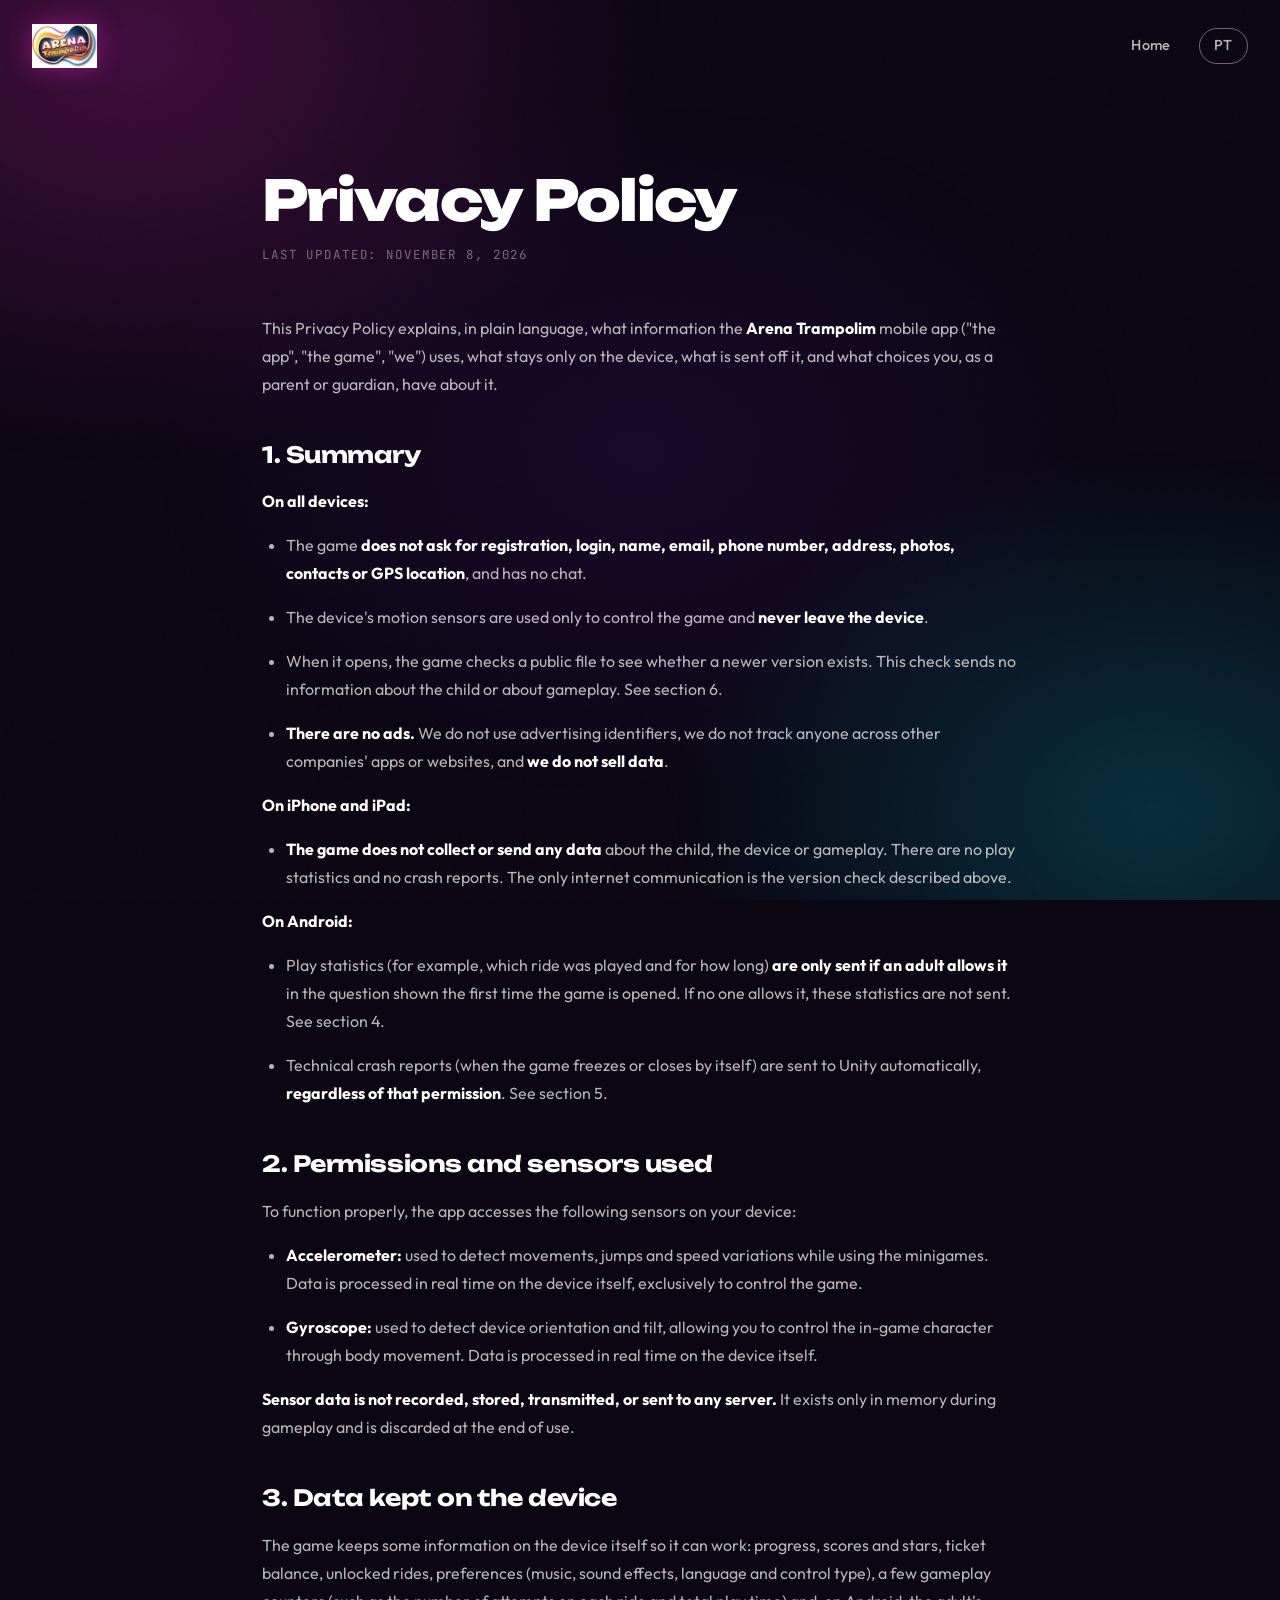
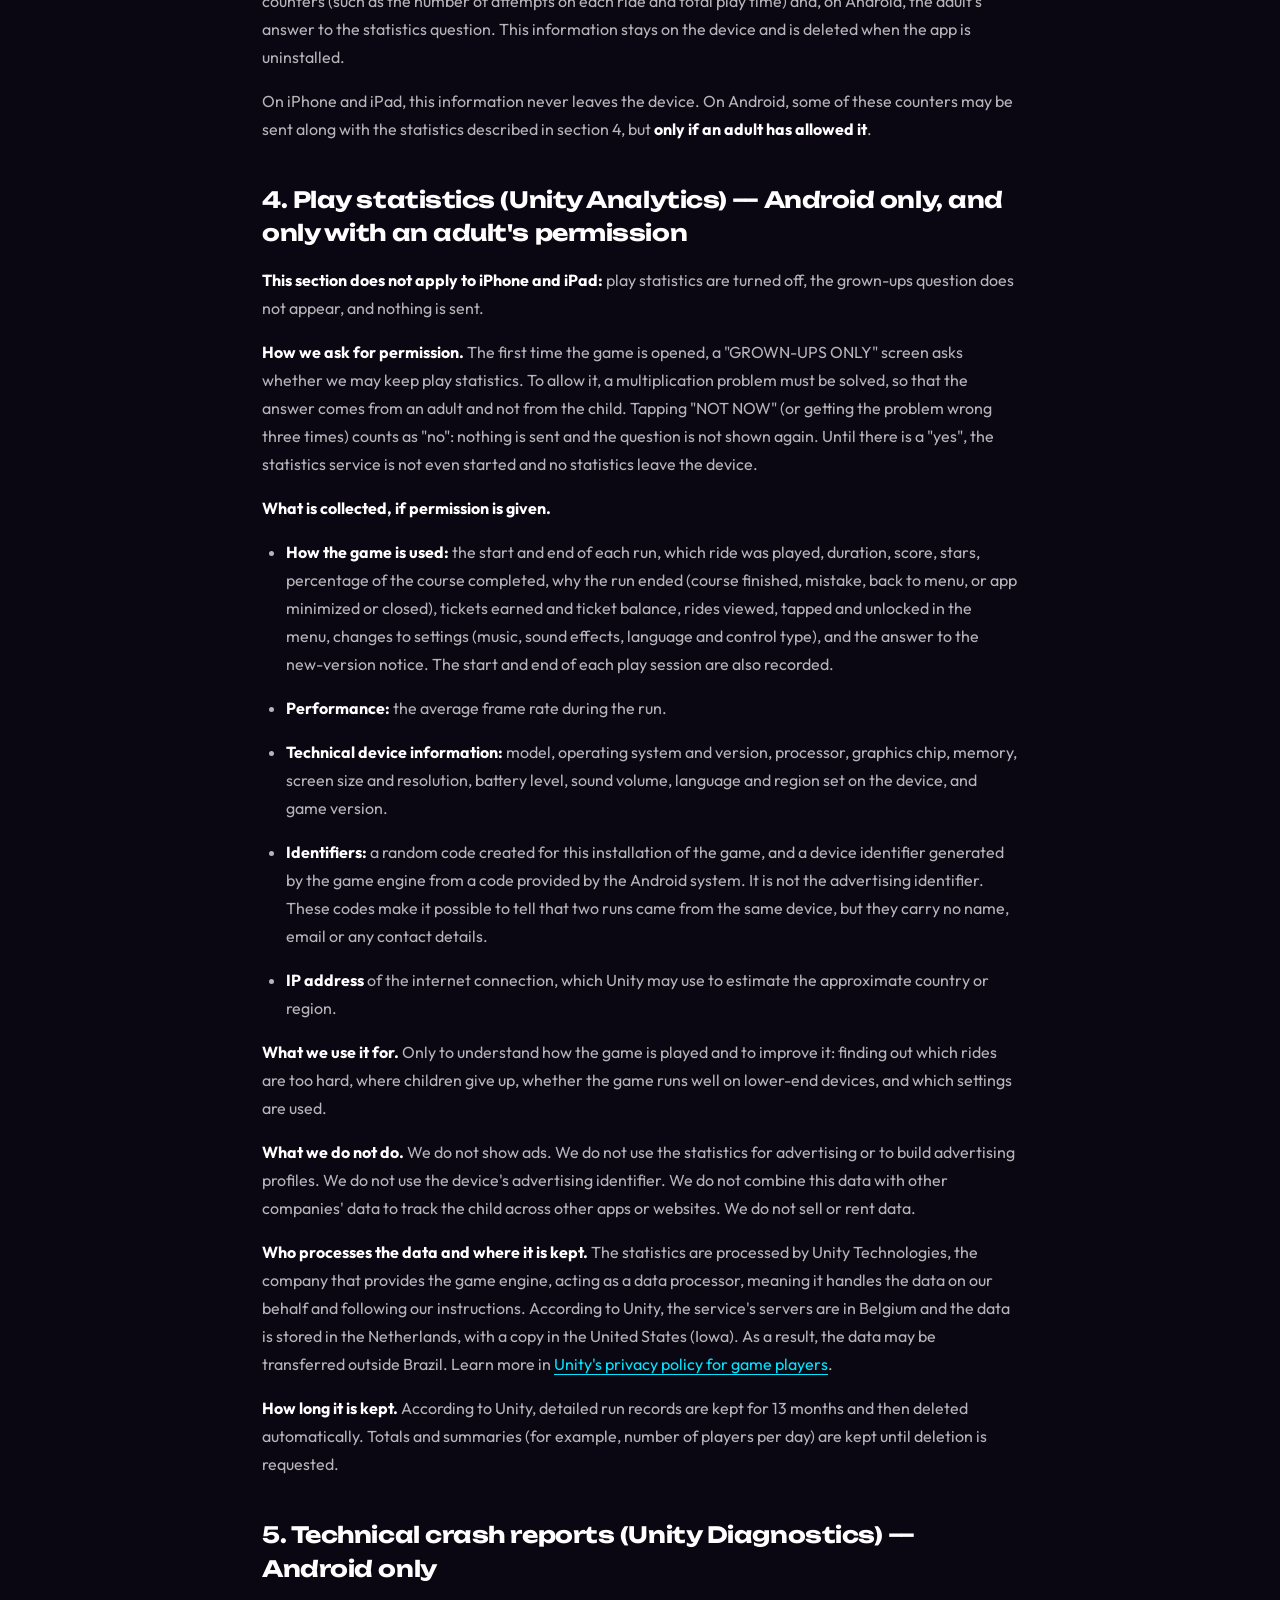
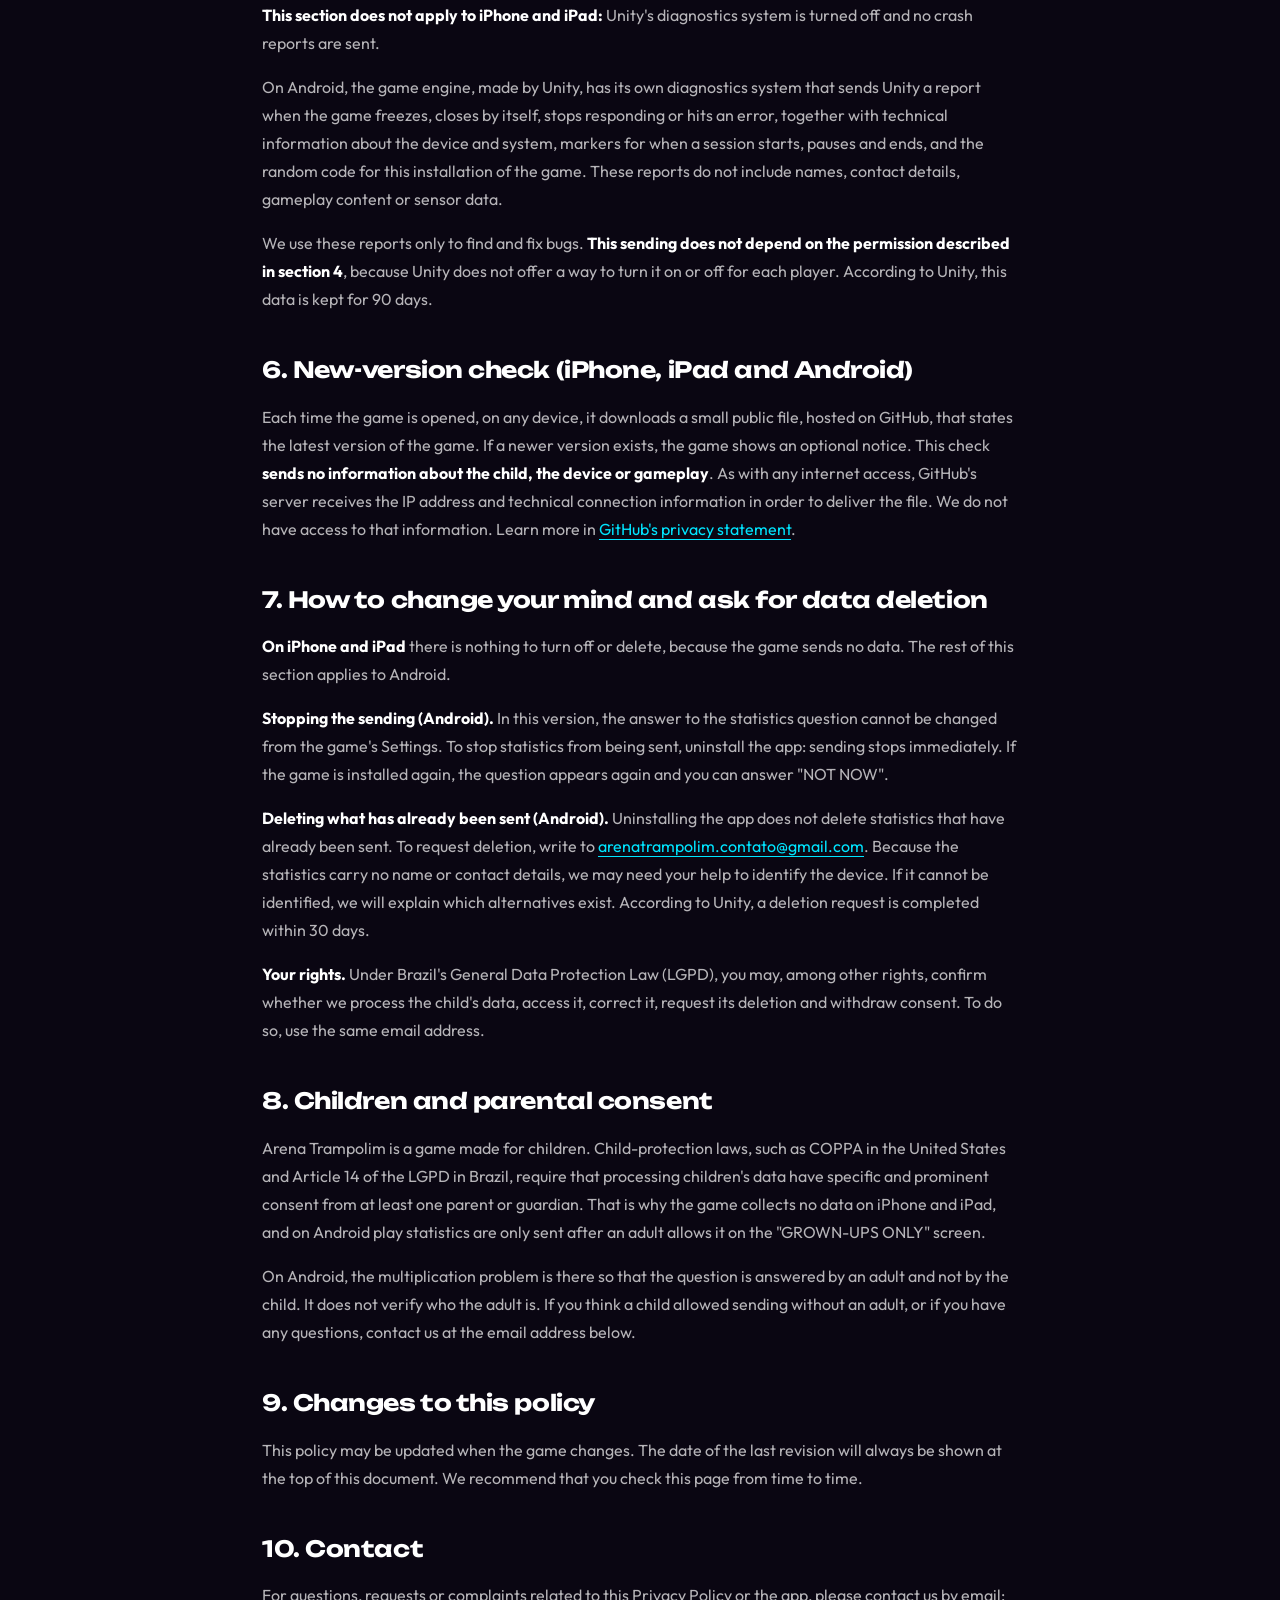
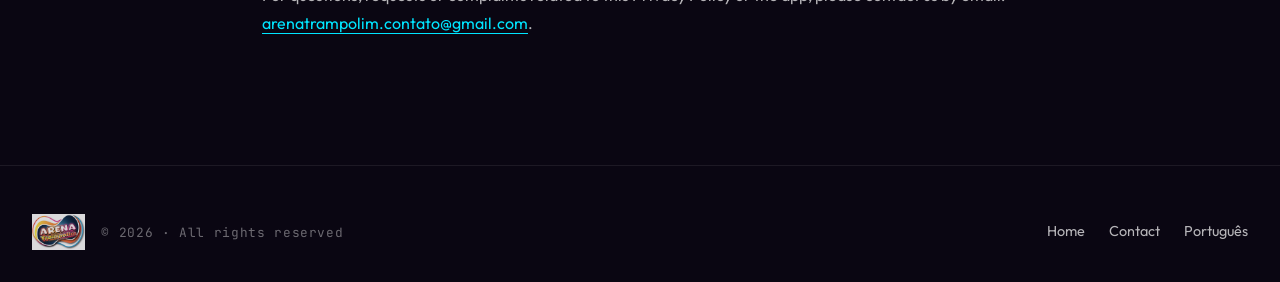
<file: en/privacy.html>
<!DOCTYPE html>
<html lang="en">
<head>
    <meta charset="UTF-8">
    <meta name="viewport" content="width=device-width, initial-scale=1.0">
    <meta name="description" content="Privacy Policy for the Arena Trampolim mobile app.">
    <meta name="theme-color" content="#0a0612">
    <title>Privacy Policy — Arena Trampolim</title>
    <link rel="stylesheet" href="../assets/style.css">
    <link rel="icon" type="image/jpeg" href="../assets/logo.jpg">
</head>
<body>
    <nav>
        <a href="index.html" class="nav-brand">
            <img src="../assets/logo.jpg" alt="Arena Trampolim">
        </a>
        <div class="nav-links">
            <a href="index.html">Home</a>
            <a href="../privacy.html" class="lang-switch">PT</a>
        </div>
    </nav>

    <main>
        <article class="privacy-content">
            <h1>Privacy Policy</h1>
            <p class="last-updated">Last updated: November 8, 2026</p>

            <p>
                This Privacy Policy explains, in plain language, what information the <strong>Arena Trampolim</strong> mobile app ("the app", "the game", "we") uses, what stays only on the device, what is sent off it, and what choices you, as a parent or guardian, have about it.
            </p>

            <h2>1. Summary</h2>
            <p>
                <strong>On all devices:</strong>
            </p>
            <ul>
                <li>The game <strong>does not ask for registration, login, name, email, phone number, address, photos, contacts or GPS location</strong>, and has no chat.</li>
                <li>The device's motion sensors are used only to control the game and <strong>never leave the device</strong>.</li>
                <li>When it opens, the game checks a public file to see whether a newer version exists. This check sends no information about the child or about gameplay. See section 6.</li>
                <li><strong>There are no ads.</strong> We do not use advertising identifiers, we do not track anyone across other companies' apps or websites, and <strong>we do not sell data</strong>.</li>
            </ul>
            <p>
                <strong>On iPhone and iPad:</strong>
            </p>
            <ul>
                <li><strong>The game does not collect or send any data</strong> about the child, the device or gameplay. There are no play statistics and no crash reports. The only internet communication is the version check described above.</li>
            </ul>
            <p>
                <strong>On Android:</strong>
            </p>
            <ul>
                <li>Play statistics (for example, which ride was played and for how long) <strong>are only sent if an adult allows it</strong> in the question shown the first time the game is opened. If no one allows it, these statistics are not sent. See section 4.</li>
                <!-- DIAGNOSTICS:BEGIN — remove this item if Unity Diagnostics is turned off in the Android build -->
                <li>Technical crash reports (when the game freezes or closes by itself) are sent to Unity automatically, <strong>regardless of that permission</strong>. See section 5.</li>
                <!-- DIAGNOSTICS:END -->
            </ul>

            <h2>2. Permissions and sensors used</h2>
            <p>
                To function properly, the app accesses the following sensors on your device:
            </p>
            <ul>
                <li><strong>Accelerometer:</strong> used to detect movements, jumps and speed variations while using the minigames. Data is processed in real time on the device itself, exclusively to control the game.</li>
                <li><strong>Gyroscope:</strong> used to detect device orientation and tilt, allowing you to control the in-game character through body movement. Data is processed in real time on the device itself.</li>
            </ul>
            <p>
                <strong>Sensor data is not recorded, stored, transmitted, or sent to any server.</strong> It exists only in memory during gameplay and is discarded at the end of use.
            </p>

            <h2>3. Data kept on the device</h2>
            <p>
                The game keeps some information on the device itself so it can work: progress, scores and stars, ticket balance, unlocked rides, preferences (music, sound effects, language and control type), a few gameplay counters (such as the number of attempts on each ride and total play time) and, on Android, the adult's answer to the statistics question. This information stays on the device and is deleted when the app is uninstalled.
            </p>
            <p>
                On iPhone and iPad, this information never leaves the device. On Android, some of these counters may be sent along with the statistics described in section 4, but <strong>only if an adult has allowed it</strong>.
            </p>

            <h2>4. Play statistics (Unity Analytics) — Android only, and only with an adult's permission</h2>
            <p>
                <strong>This section does not apply to iPhone and iPad:</strong> play statistics are turned off, the grown-ups question does not appear, and nothing is sent.
            </p>
            <p>
                <strong>How we ask for permission.</strong> The first time the game is opened, a "GROWN-UPS ONLY" screen asks whether we may keep play statistics. To allow it, a multiplication problem must be solved, so that the answer comes from an adult and not from the child. Tapping "NOT NOW" (or getting the problem wrong three times) counts as "no": nothing is sent and the question is not shown again. Until there is a "yes", the statistics service is not even started and no statistics leave the device.
            </p>
            <p>
                <strong>What is collected, if permission is given.</strong>
            </p>
            <ul>
                <li><strong>How the game is used:</strong> the start and end of each run, which ride was played, duration, score, stars, percentage of the course completed, why the run ended (course finished, mistake, back to menu, or app minimized or closed), tickets earned and ticket balance, rides viewed, tapped and unlocked in the menu, changes to settings (music, sound effects, language and control type), and the answer to the new-version notice. The start and end of each play session are also recorded.</li>
                <li><strong>Performance:</strong> the average frame rate during the run.</li>
                <li><strong>Technical device information:</strong> model, operating system and version, processor, graphics chip, memory, screen size and resolution, battery level, sound volume, language and region set on the device, and game version.</li>
                <li><strong>Identifiers:</strong> a random code created for this installation of the game, and a device identifier generated by the game engine from a code provided by the Android system. It is not the advertising identifier. These codes make it possible to tell that two runs came from the same device, but they carry no name, email or any contact details.</li>
                <li><strong>IP address</strong> of the internet connection, which Unity may use to estimate the approximate country or region.</li>
            </ul>
            <p>
                <strong>What we use it for.</strong> Only to understand how the game is played and to improve it: finding out which rides are too hard, where children give up, whether the game runs well on lower-end devices, and which settings are used.
            </p>
            <p>
                <strong>What we do not do.</strong> We do not show ads. We do not use the statistics for advertising or to build advertising profiles. We do not use the device's advertising identifier. We do not combine this data with other companies' data to track the child across other apps or websites. We do not sell or rent data.
            </p>
            <p>
                <strong>Who processes the data and where it is kept.</strong> The statistics are processed by Unity Technologies, the company that provides the game engine, acting as a data processor, meaning it handles the data on our behalf and following our instructions. According to Unity, the service's servers are in Belgium and the data is stored in the Netherlands, with a copy in the United States (Iowa). As a result, the data may be transferred outside Brazil. Learn more in <a href="https://unity.com/legal/game-player-and-app-user-privacy-policy" target="_blank" rel="noopener">Unity's privacy policy for game players</a>.
            </p>
            <p>
                <strong>How long it is kept.</strong> According to Unity, detailed run records are kept for 13 months and then deleted automatically. Totals and summaries (for example, number of players per day) are kept until deletion is requested.
            </p>

            <!-- DIAGNOSTICS:BEGIN — if Unity Diagnostics is also turned off in the Android build, replace this section's content with "The game does not send crash reports." -->
            <h2>5. Technical crash reports (Unity Diagnostics) — Android only</h2>
            <p>
                <strong>This section does not apply to iPhone and iPad:</strong> Unity's diagnostics system is turned off and no crash reports are sent.
            </p>
            <p>
                On Android, the game engine, made by Unity, has its own diagnostics system that sends Unity a report when the game freezes, closes by itself, stops responding or hits an error, together with technical information about the device and system, markers for when a session starts, pauses and ends, and the random code for this installation of the game. These reports do not include names, contact details, gameplay content or sensor data.
            </p>
            <p>
                We use these reports only to find and fix bugs. <strong>This sending does not depend on the permission described in section 4</strong>, because Unity does not offer a way to turn it on or off for each player. According to Unity, this data is kept for 90 days.
            </p>
            <!-- DIAGNOSTICS:END -->

            <h2>6. New-version check (iPhone, iPad and Android)</h2>
            <p>
                Each time the game is opened, on any device, it downloads a small public file, hosted on GitHub, that states the latest version of the game. If a newer version exists, the game shows an optional notice. This check <strong>sends no information about the child, the device or gameplay</strong>. As with any internet access, GitHub's server receives the IP address and technical connection information in order to deliver the file. We do not have access to that information. Learn more in <a href="https://docs.github.com/en/site-policy/privacy-policies/github-general-privacy-statement" target="_blank" rel="noopener">GitHub's privacy statement</a>.
            </p>

            <h2>7. How to change your mind and ask for data deletion</h2>
            <p>
                <strong>On iPhone and iPad</strong> there is nothing to turn off or delete, because the game sends no data. The rest of this section applies to Android.
            </p>
            <p>
                <strong>Stopping the sending (Android).</strong> In this version, the answer to the statistics question cannot be changed from the game's Settings. To stop statistics from being sent, uninstall the app: sending stops immediately. If the game is installed again, the question appears again and you can answer "NOT NOW".
            </p>
            <p>
                <strong>Deleting what has already been sent (Android).</strong> Uninstalling the app does not delete statistics that have already been sent. To request deletion, write to <a href="mailto:arenatrampolim.contato@gmail.com">arenatrampolim.contato@gmail.com</a>. Because the statistics carry no name or contact details, we may need your help to identify the device. If it cannot be identified, we will explain which alternatives exist. According to Unity, a deletion request is completed within 30 days.
            </p>
            <p>
                <strong>Your rights.</strong> Under Brazil's General Data Protection Law (LGPD), you may, among other rights, confirm whether we process the child's data, access it, correct it, request its deletion and withdraw consent. To do so, use the same email address.
            </p>

            <h2>8. Children and parental consent</h2>
            <p>
                Arena Trampolim is a game made for children. Child-protection laws, such as COPPA in the United States and Article 14 of the LGPD in Brazil, require that processing children's data have specific and prominent consent from at least one parent or guardian. That is why the game collects no data on iPhone and iPad, and on Android play statistics are only sent after an adult allows it on the "GROWN-UPS ONLY" screen.
            </p>
            <p>
                On Android, the multiplication problem is there so that the question is answered by an adult and not by the child. It does not verify who the adult is. If you think a child allowed sending without an adult, or if you have any questions, contact us at the email address below.
            </p>

            <h2>9. Changes to this policy</h2>
            <p>
                This policy may be updated when the game changes. The date of the last revision will always be shown at the top of this document. We recommend that you check this page from time to time.
            </p>

            <h2>10. Contact</h2>
            <p>
                For questions, requests or complaints related to this Privacy Policy or the app, please contact us by email: <a href="mailto:arenatrampolim.contato@gmail.com">arenatrampolim.contato@gmail.com</a>.
            </p>
        </article>
    </main>

    <footer>
        <div class="footer-inner">
            <div class="footer-brand-block">
                <img src="../assets/logo.jpg" alt="Arena Trampolim">
                <div class="footer-brand">© 2026 · All rights reserved</div>
            </div>
            <div class="footer-links">
                <a href="index.html">Home</a>
                <a href="mailto:arenatrampolim.contato@gmail.com">Contact</a>
                <a href="../privacy.html">Português</a>
            </div>
        </div>
    </footer>
</body>
</html>
</file>
<file: assets/style.css>
/* ============================================
   ARENA TRAMPOLIM — Site oficial do app
   ============================================ */

@import url('https://fonts.googleapis.com/css2?family=Unbounded:wght@400;600;800;900&family=Outfit:wght@300;400;500;600;700&family=JetBrains+Mono:wght@400;700&display=swap');

:root {
    --bg: #0a0612;
    --bg-deep: #050308;
    --ink: #ffffff;
    --ink-dim: rgba(255, 255, 255, 0.7);
    --ink-faint: rgba(255, 255, 255, 0.4);

    --pink: #ff2bd6;
    --magenta: #ff0080;
    --orange: #ff6b1a;
    --yellow: #ffd60a;
    --cyan: #00e5ff;
    --blue: #4d6bff;
    --purple: #8b2cff;

    --gradient-hero: linear-gradient(135deg, #ff0080 0%, #ff6b1a 35%, #ffd60a 60%, #00e5ff 100%);
    --gradient-pink-cyan: linear-gradient(135deg, #ff2bd6 0%, #00e5ff 100%);
    --gradient-warm: linear-gradient(135deg, #ff0080 0%, #ff6b1a 50%, #ffd60a 100%);
    --gradient-card: linear-gradient(135deg, rgba(255, 43, 214, 0.12) 0%, rgba(0, 229, 255, 0.12) 100%);

    --font-display: 'Unbounded', sans-serif;
    --font-body: 'Outfit', sans-serif;
    --font-mono: 'JetBrains Mono', monospace;
}

* { box-sizing: border-box; margin: 0; padding: 0; }

html { scroll-behavior: smooth; }

body {
    background: var(--bg);
    color: var(--ink);
    font-family: var(--font-body);
    font-weight: 400;
    line-height: 1.5;
    overflow-x: hidden;
    min-height: 100vh;
    position: relative;
}

/* ambient background glows */
body::before {
    content: '';
    position: fixed;
    inset: 0;
    background:
        radial-gradient(ellipse 900px 700px at 10% 5%, rgba(255, 43, 214, 0.22), transparent 60%),
        radial-gradient(ellipse 800px 600px at 90% 90%, rgba(0, 229, 255, 0.18), transparent 60%),
        radial-gradient(ellipse 700px 500px at 50% 50%, rgba(139, 44, 255, 0.1), transparent 70%);
    pointer-events: none;
    z-index: 0;
}

/* grain overlay */
body::after {
    content: '';
    position: fixed;
    inset: 0;
    background-image: url("data:image/svg+xml,%3Csvg viewBox='0 0 200 200' xmlns='http://www.w3.org/2000/svg'%3E%3Cfilter id='n'%3E%3CfeTurbulence type='fractalNoise' baseFrequency='0.85' numOctaves='2' /%3E%3C/filter%3E%3Crect width='100%25' height='100%25' filter='url(%23n)' opacity='0.5'/%3E%3C/svg%3E");
    opacity: 0.06;
    pointer-events: none;
    z-index: 1;
    mix-blend-mode: overlay;
}

main, header, footer, nav { position: relative; z-index: 2; }

/* ============================================
   NAVIGATION
   ============================================ */
nav {
    padding: 1.5rem 2rem;
    display: flex;
    justify-content: space-between;
    align-items: center;
    max-width: 1400px;
    margin: 0 auto;
}

.nav-brand {
    display: flex;
    align-items: center;
    gap: 0.6rem;
    text-decoration: none;
    color: var(--ink);
}

.nav-brand img {
    height: 44px;
    width: auto;
    filter: drop-shadow(0 0 12px rgba(255, 43, 214, 0.4));
}

.nav-links {
    display: flex;
    gap: 1.75rem;
    align-items: center;
}

.nav-links a {
    color: var(--ink-dim);
    text-decoration: none;
    font-size: 0.9rem;
    font-weight: 500;
    font-family: var(--font-body);
    transition: color 0.2s;
    letter-spacing: 0.02em;
}

.nav-links a:hover { color: var(--ink); }

.lang-switch {
    border: 1px solid var(--ink-faint);
    padding: 0.4rem 0.9rem;
    border-radius: 999px;
    font-family: var(--font-mono);
    font-size: 0.7rem;
    letter-spacing: 0.1em;
    text-transform: uppercase;
    transition: all 0.25s;
}

.lang-switch:hover {
    border-color: var(--pink);
    color: var(--ink) !important;
    background: rgba(255, 43, 214, 0.12);
    box-shadow: 0 0 20px rgba(255, 43, 214, 0.3);
}

/* ============================================
   HERO
   ============================================ */
.hero {
    padding: 3rem 2rem 6rem;
    max-width: 1400px;
    margin: 0 auto;
    position: relative;
    min-height: 85vh;
    display: flex;
    flex-direction: column;
    justify-content: center;
}

.hero-eyebrow {
    font-family: var(--font-mono);
    font-size: 0.75rem;
    text-transform: uppercase;
    letter-spacing: 0.3em;
    color: var(--cyan);
    margin-bottom: 1.75rem;
    opacity: 0;
    animation: fadeUp 0.8s 0.1s forwards;
}

.hero-logo {
    max-width: 480px;
    width: 70%;
    height: auto;
    margin-bottom: 2rem;
    filter: drop-shadow(0 10px 40px rgba(255, 43, 214, 0.35));
    opacity: 0;
    animation: fadeUp 0.9s 0.15s forwards;
}

.hero-title {
    font-family: var(--font-display);
    font-size: clamp(2.8rem, 8vw, 6.5rem);
    font-weight: 800;
    line-height: 0.95;
    letter-spacing: -0.04em;
    margin-bottom: 1.75rem;
    opacity: 0;
    animation: fadeUp 0.8s 0.25s forwards;
    max-width: 900px;
}

.hero-title .gradient-text {
    background: var(--gradient-warm);
    -webkit-background-clip: text;
    background-clip: text;
    -webkit-text-fill-color: transparent;
    display: inline-block;
}

.hero-title .cyan-text {
    background: var(--gradient-pink-cyan);
    -webkit-background-clip: text;
    background-clip: text;
    -webkit-text-fill-color: transparent;
    display: inline-block;
}

.hero-subtitle {
    font-size: clamp(1.1rem, 1.6vw, 1.35rem);
    color: var(--ink-dim);
    max-width: 640px;
    margin-bottom: 2.5rem;
    line-height: 1.55;
    font-weight: 400;
    opacity: 0;
    animation: fadeUp 0.8s 0.35s forwards;
}

.hero-cta {
    display: flex;
    gap: 1rem;
    flex-wrap: wrap;
    opacity: 0;
    animation: fadeUp 0.8s 0.45s forwards;
}

.btn {
    display: inline-flex;
    align-items: center;
    gap: 0.6rem;
    padding: 1.05rem 2rem;
    border-radius: 999px;
    font-weight: 600;
    font-size: 0.95rem;
    text-decoration: none;
    transition: all 0.25s;
    cursor: pointer;
    border: none;
    font-family: var(--font-body);
    letter-spacing: 0.01em;
}

.btn-primary {
    background: var(--gradient-warm);
    color: var(--bg-deep);
    box-shadow: 0 8px 32px rgba(255, 107, 26, 0.4);
}

.btn-primary:hover {
    transform: translateY(-2px);
    box-shadow: 0 12px 44px rgba(255, 43, 214, 0.6);
}

.btn-secondary {
    background: rgba(255, 255, 255, 0.04);
    color: var(--ink);
    border: 1px solid var(--ink-faint);
    backdrop-filter: blur(10px);
}

.btn-secondary:hover {
    border-color: var(--cyan);
    background: rgba(0, 229, 255, 0.08);
    color: var(--cyan);
}

/* decorative floating elements */
.hero-deco {
    position: absolute;
    pointer-events: none;
    z-index: -1;
}

.hero-deco-1 {
    top: 5%;
    right: -5%;
    width: 50%;
    max-width: 600px;
    opacity: 0.85;
    animation: floatA 14s infinite ease-in-out;
}

.hero-deco-2 {
    bottom: 0%;
    right: 8%;
    width: 25%;
    max-width: 280px;
    opacity: 0.6;
    animation: floatB 10s infinite ease-in-out;
}

@keyframes floatA {
    0%, 100% { transform: translate(0, 0) rotate(0deg); }
    50% { transform: translate(-20px, -25px) rotate(8deg); }
}

@keyframes floatB {
    0%, 100% { transform: translate(0, 0) rotate(0deg); }
    50% { transform: translate(15px, -20px) rotate(-12deg); }
}

@keyframes fadeUp {
    from { opacity: 0; transform: translateY(24px); }
    to { opacity: 1; transform: translateY(0); }
}

/* ============================================
   SECTIONS GENERAL
   ============================================ */
section {
    padding: 5rem 2rem;
    max-width: 1400px;
    margin: 0 auto;
    position: relative;
}

.section-eyebrow {
    font-family: var(--font-mono);
    font-size: 0.75rem;
    text-transform: uppercase;
    letter-spacing: 0.3em;
    color: var(--cyan);
    margin-bottom: 1rem;
}

.section-title {
    font-family: var(--font-display);
    font-size: clamp(2rem, 4.5vw, 3.8rem);
    font-weight: 700;
    line-height: 1.05;
    letter-spacing: -0.03em;
    margin-bottom: 3rem;
    max-width: 900px;
}

/* ============================================
   FEATURE GRID — minigames
   ============================================ */
.minigames-section { position: relative; }

.minigames-section .deco-bg {
    position: absolute;
    top: 10%;
    right: -10%;
    width: 40%;
    max-width: 500px;
    opacity: 0.3;
    pointer-events: none;
    z-index: -1;
    animation: floatA 18s infinite ease-in-out;
}

.feature-grid {
    display: grid;
    grid-template-columns: repeat(auto-fit, minmax(290px, 1fr));
    gap: 1.5rem;
}

.feature-card {
    background: rgba(255, 255, 255, 0.025);
    border: 1px solid rgba(255, 255, 255, 0.1);
    border-radius: 1.75rem;
    padding: 2rem;
    position: relative;
    overflow: hidden;
    transition: all 0.35s cubic-bezier(0.4, 0, 0.2, 1);
    backdrop-filter: blur(12px);
}

.feature-card::before {
    content: '';
    position: absolute;
    inset: 0;
    background: var(--gradient-card);
    opacity: 0;
    transition: opacity 0.3s;
    pointer-events: none;
}

.feature-card::after {
    content: '';
    position: absolute;
    top: 0; left: 0;
    height: 3px;
    width: 0%;
    background: var(--gradient-warm);
    transition: width 0.4s ease;
}

.feature-card:hover {
    transform: translateY(-6px);
    border-color: rgba(255, 43, 214, 0.4);
}

.feature-card:hover::before { opacity: 1; }
.feature-card:hover::after { width: 100%; }

.feature-card > * { position: relative; z-index: 1; }

.feature-icon {
    width: 56px;
    height: 56px;
    border-radius: 1rem;
    display: flex;
    align-items: center;
    justify-content: center;
    background: var(--gradient-warm);
    margin-bottom: 1.5rem;
    font-size: 1.4rem;
    font-weight: 800;
    color: var(--bg-deep);
    font-family: var(--font-mono);
}

.feature-card h3 {
    font-family: var(--font-display);
    font-size: 1.45rem;
    font-weight: 700;
    margin-bottom: 0.7rem;
    letter-spacing: -0.02em;
}

.feature-card p {
    color: var(--ink-dim);
    font-size: 0.97rem;
    line-height: 1.65;
}

.feature-tag {
    display: inline-block;
    margin-top: 1.25rem;
    font-family: var(--font-mono);
    font-size: 0.68rem;
    text-transform: uppercase;
    letter-spacing: 0.15em;
    color: var(--cyan);
    padding: 0.3rem 0.7rem;
    border: 1px solid rgba(0, 229, 255, 0.3);
    border-radius: 999px;
}

/* ============================================
   ABOUT / SPLIT
   ============================================ */
.split {
    display: grid;
    grid-template-columns: 1fr 1fr;
    gap: 4rem;
    align-items: center;
}

.split-image {
    border-radius: 1.75rem;
    overflow: hidden;
    aspect-ratio: 4 / 5;
    position: relative;
    box-shadow: 0 30px 80px rgba(255, 43, 214, 0.3);
    border: 1px solid rgba(255, 255, 255, 0.08);
}

.split-image img {
    width: 100%;
    height: 100%;
    object-fit: cover;
}

.split-image::after {
    content: '';
    position: absolute;
    inset: 0;
    background: linear-gradient(180deg, transparent 50%, rgba(10, 6, 18, 0.5) 100%);
    pointer-events: none;
}

.split-text h2 {
    font-family: var(--font-display);
    font-size: clamp(1.9rem, 3.8vw, 3rem);
    font-weight: 700;
    line-height: 1.05;
    letter-spacing: -0.03em;
    margin-bottom: 1.5rem;
}

.split-text p {
    color: var(--ink-dim);
    font-size: 1.05rem;
    line-height: 1.7;
    margin-bottom: 1rem;
}

/* ============================================
   GALLERY
   ============================================ */
.gallery {
    display: grid;
    grid-template-columns: 2fr 1fr;
    grid-template-rows: repeat(2, 1fr);
    gap: 1.25rem;
    height: 600px;
}

.gallery-item {
    border-radius: 1.5rem;
    overflow: hidden;
    position: relative;
    border: 1px solid rgba(255, 255, 255, 0.08);
}

.gallery-item:first-child {
    grid-row: span 2;
}

.gallery-item img {
    width: 100%;
    height: 100%;
    object-fit: cover;
    transition: transform 0.6s;
}

.gallery-item:hover img { transform: scale(1.05); }

/* ============================================
   HOW IT WORKS (motion-based gameplay)
   ============================================ */
.how-section {
    position: relative;
    overflow: hidden;
}

.how-section .deco-bg {
    position: absolute;
    bottom: -10%;
    left: -10%;
    width: 50%;
    max-width: 600px;
    opacity: 0.25;
    pointer-events: none;
    z-index: -1;
    animation: floatB 16s infinite ease-in-out;
}

.how-steps {
    display: grid;
    grid-template-columns: repeat(auto-fit, minmax(240px, 1fr));
    gap: 2rem;
    margin-top: 2rem;
}

.how-step {
    position: relative;
}

.how-step-number {
    font-family: var(--font-display);
    font-size: 4rem;
    font-weight: 900;
    line-height: 1;
    background: var(--gradient-pink-cyan);
    -webkit-background-clip: text;
    background-clip: text;
    -webkit-text-fill-color: transparent;
    margin-bottom: 1rem;
    letter-spacing: -0.05em;
}

.how-step h3 {
    font-family: var(--font-display);
    font-size: 1.3rem;
    font-weight: 700;
    margin-bottom: 0.75rem;
    letter-spacing: -0.02em;
}

.how-step p {
    color: var(--ink-dim);
    font-size: 0.97rem;
    line-height: 1.65;
}

/* ============================================
   DOWNLOAD CTA
   ============================================ */
.download-cta {
    text-align: center;
    padding: 6rem 2rem 4rem;
    position: relative;
}

.download-cta .deco-element {
    position: absolute;
    top: 50%;
    left: 50%;
    transform: translate(-50%, -50%);
    width: 80%;
    max-width: 800px;
    opacity: 0.15;
    pointer-events: none;
    z-index: -1;
    animation: floatA 20s infinite ease-in-out;
}

.download-cta h2 {
    font-family: var(--font-display);
    font-size: clamp(2.2rem, 5vw, 4rem);
    font-weight: 800;
    line-height: 1;
    letter-spacing: -0.03em;
    margin-bottom: 1.5rem;
}

.download-cta p {
    color: var(--ink-dim);
    font-size: 1.15rem;
    max-width: 580px;
    margin: 0 auto 2rem;
}

/* ============================================
   FOOTER
   ============================================ */
footer {
    border-top: 1px solid rgba(255, 255, 255, 0.08);
    padding: 3rem 2rem 2rem;
    margin-top: 2rem;
}

.footer-inner {
    max-width: 1400px;
    margin: 0 auto;
    display: flex;
    justify-content: space-between;
    align-items: center;
    flex-wrap: wrap;
    gap: 1.5rem;
}

.footer-brand-block {
    display: flex;
    align-items: center;
    gap: 1rem;
}

.footer-brand-block img {
    height: 36px;
    width: auto;
    opacity: 0.85;
}

.footer-brand {
    font-family: var(--font-mono);
    font-size: 0.8rem;
    color: var(--ink-faint);
    letter-spacing: 0.05em;
}

.footer-links {
    display: flex;
    gap: 1.5rem;
    flex-wrap: wrap;
}

.footer-links a {
    color: var(--ink-dim);
    text-decoration: none;
    font-size: 0.9rem;
    transition: color 0.2s;
}

.footer-links a:hover { color: var(--pink); }

/* ============================================
   PRIVACY PAGE
   ============================================ */
.privacy-content {
    max-width: 820px;
    margin: 0 auto;
    padding: 5rem 2rem;
}

.privacy-content h1 {
    font-family: var(--font-display);
    font-size: clamp(2.2rem, 5vw, 3.5rem);
    font-weight: 800;
    line-height: 1;
    letter-spacing: -0.03em;
    margin-bottom: 1rem;
}

.privacy-content .last-updated {
    font-family: var(--font-mono);
    font-size: 0.78rem;
    color: var(--ink-faint);
    text-transform: uppercase;
    letter-spacing: 0.15em;
    margin-bottom: 3rem;
}

.privacy-content h2 {
    font-family: var(--font-display);
    font-size: 1.4rem;
    font-weight: 700;
    margin-top: 2.5rem;
    margin-bottom: 1rem;
    color: var(--ink);
    letter-spacing: -0.02em;
}

.privacy-content p,
.privacy-content li {
    color: var(--ink-dim);
    font-size: 1rem;
    line-height: 1.75;
    margin-bottom: 1rem;
}

.privacy-content ul { padding-left: 1.5rem; margin-bottom: 1rem; }

.privacy-content a {
    color: var(--cyan);
    text-decoration: none;
    border-bottom: 1px solid currentColor;
}

.privacy-content strong { color: var(--ink); }

/* ============================================
   RESPONSIVE
   ============================================ */
@media (max-width: 900px) {
    .split { grid-template-columns: 1fr; gap: 2rem; }
    .gallery { grid-template-columns: 1fr; height: auto; }
    .gallery-item { aspect-ratio: 4 / 3; }
    .gallery-item:first-child { grid-row: auto; }
}

@media (max-width: 768px) {
    nav { padding: 1rem; }
    .nav-brand img { height: 36px; }
    .hero { padding: 2rem 1rem 4rem; min-height: 70vh; }
    section { padding: 3.5rem 1rem; }
    .hero-deco-1 { display: none; }
    .hero-deco-2 { display: none; }
    .nav-links { gap: 0.75rem; }
    .nav-links a:not(.lang-switch) { display: none; }
}
</file>
